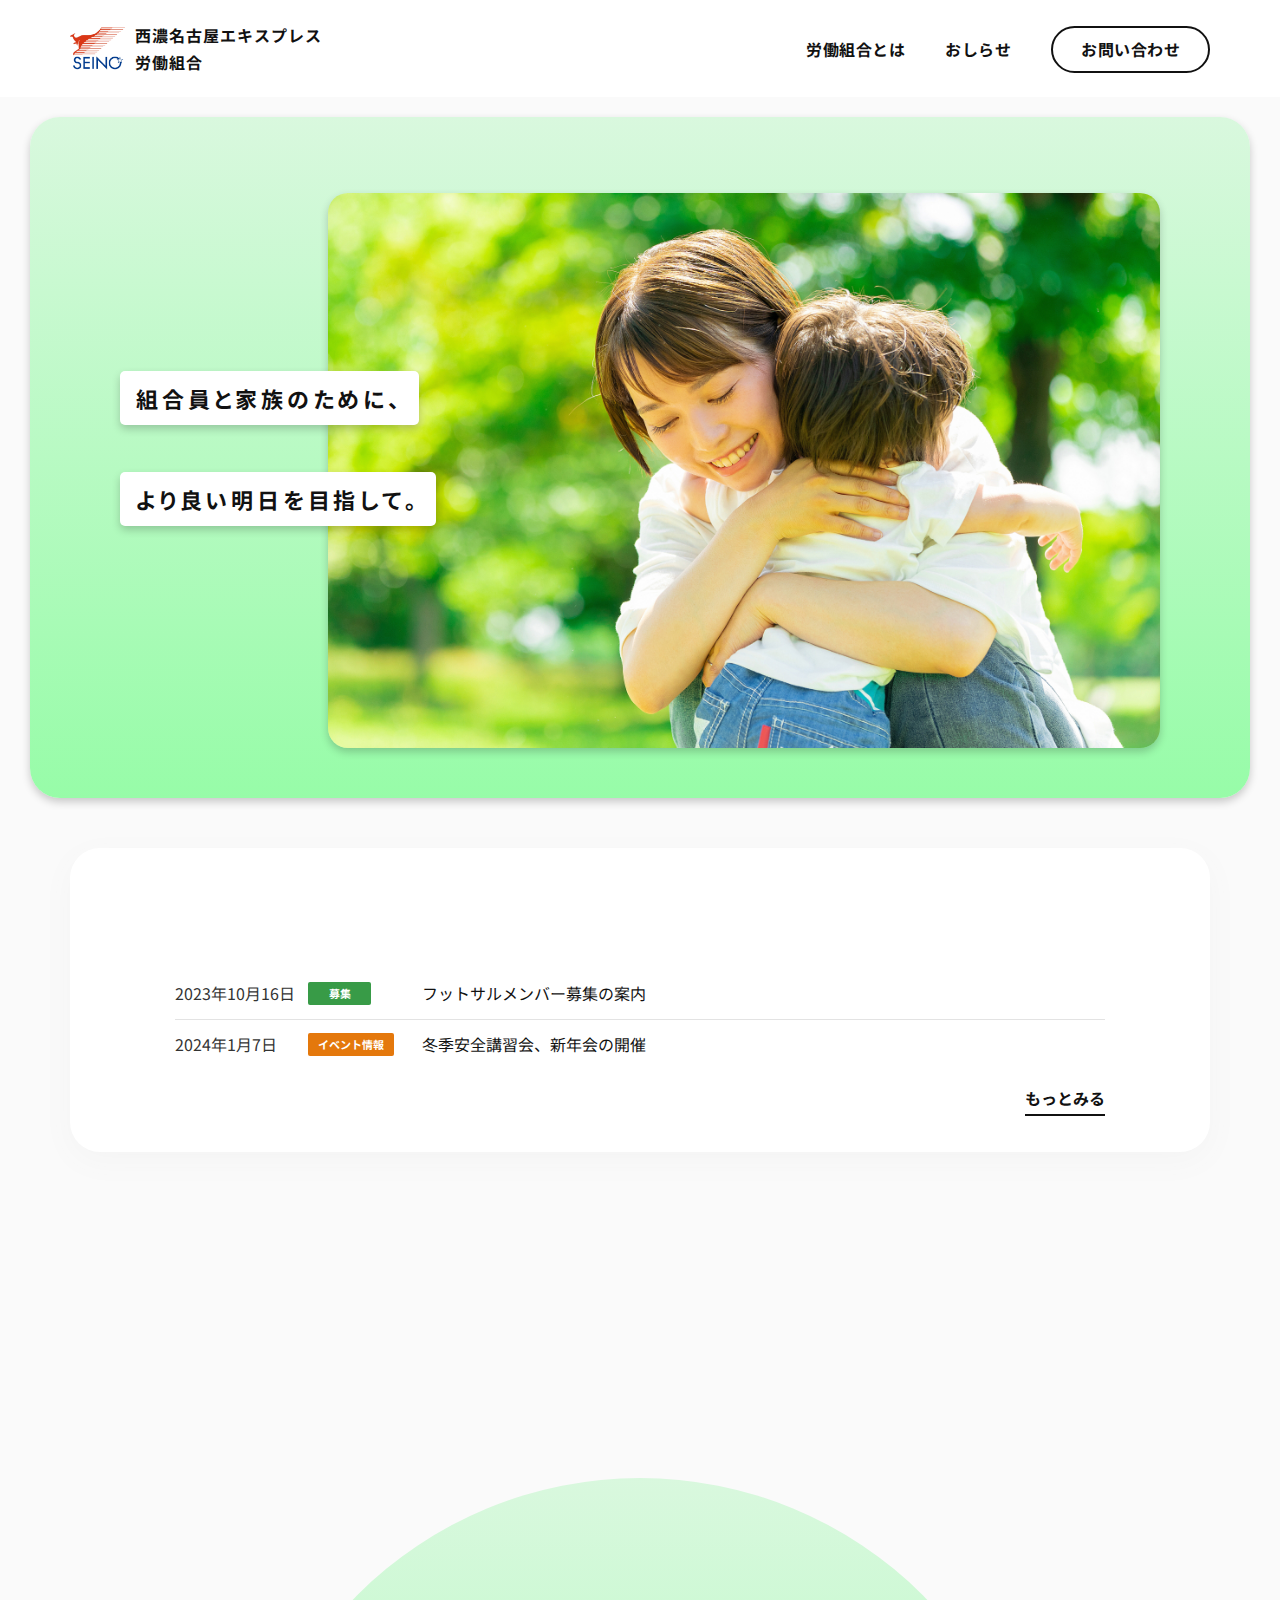
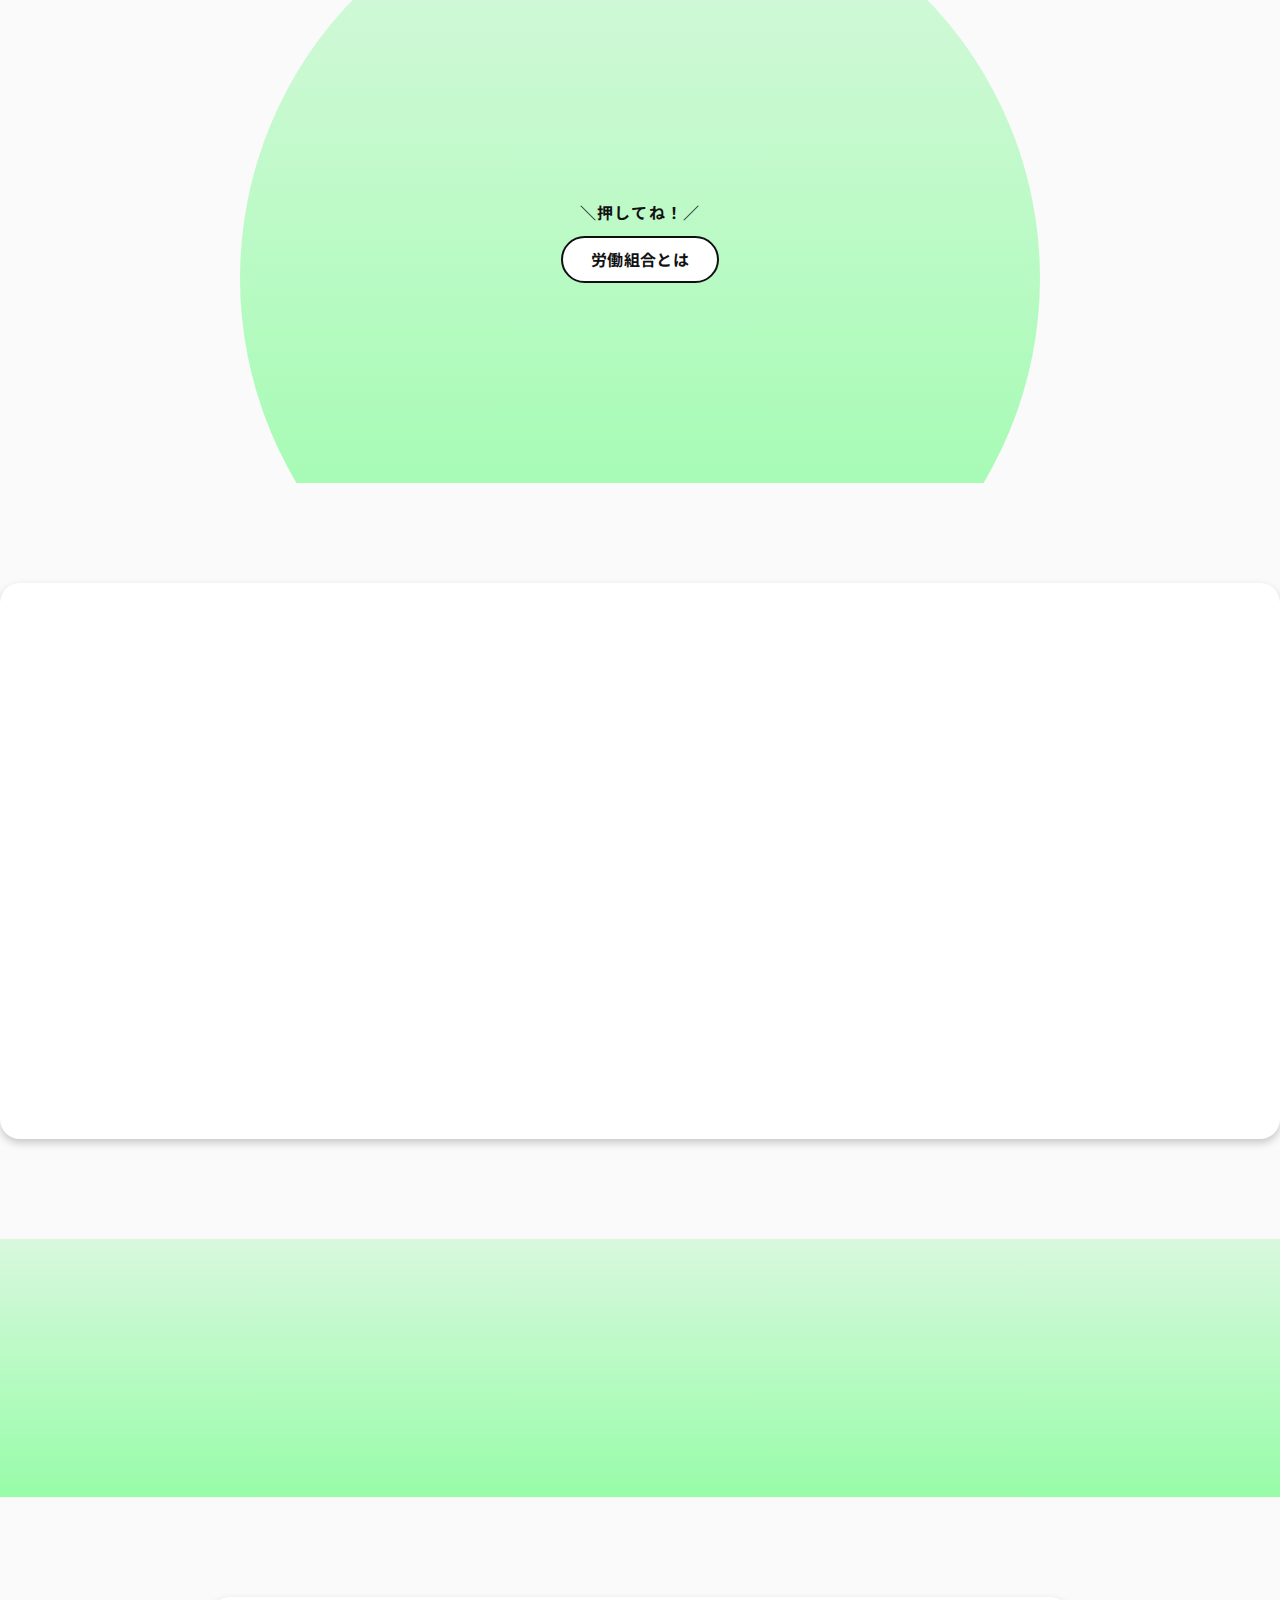
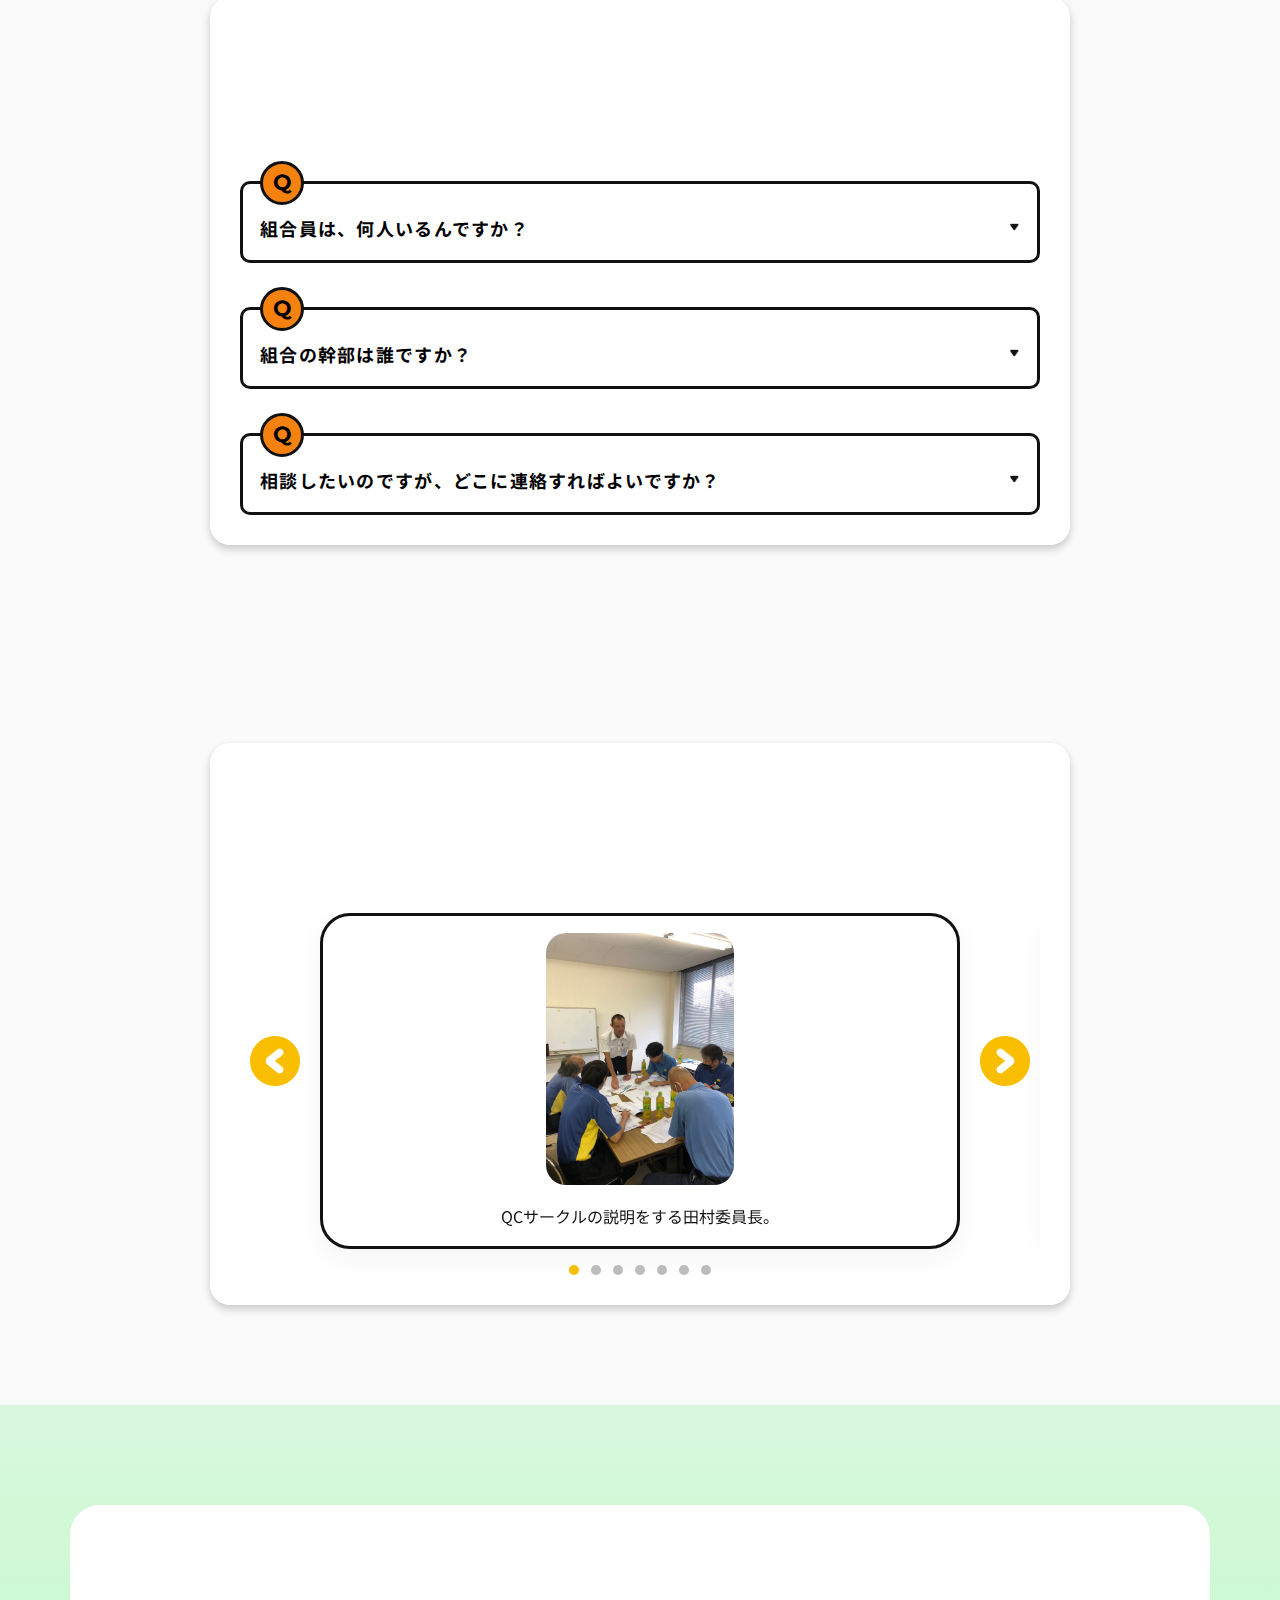
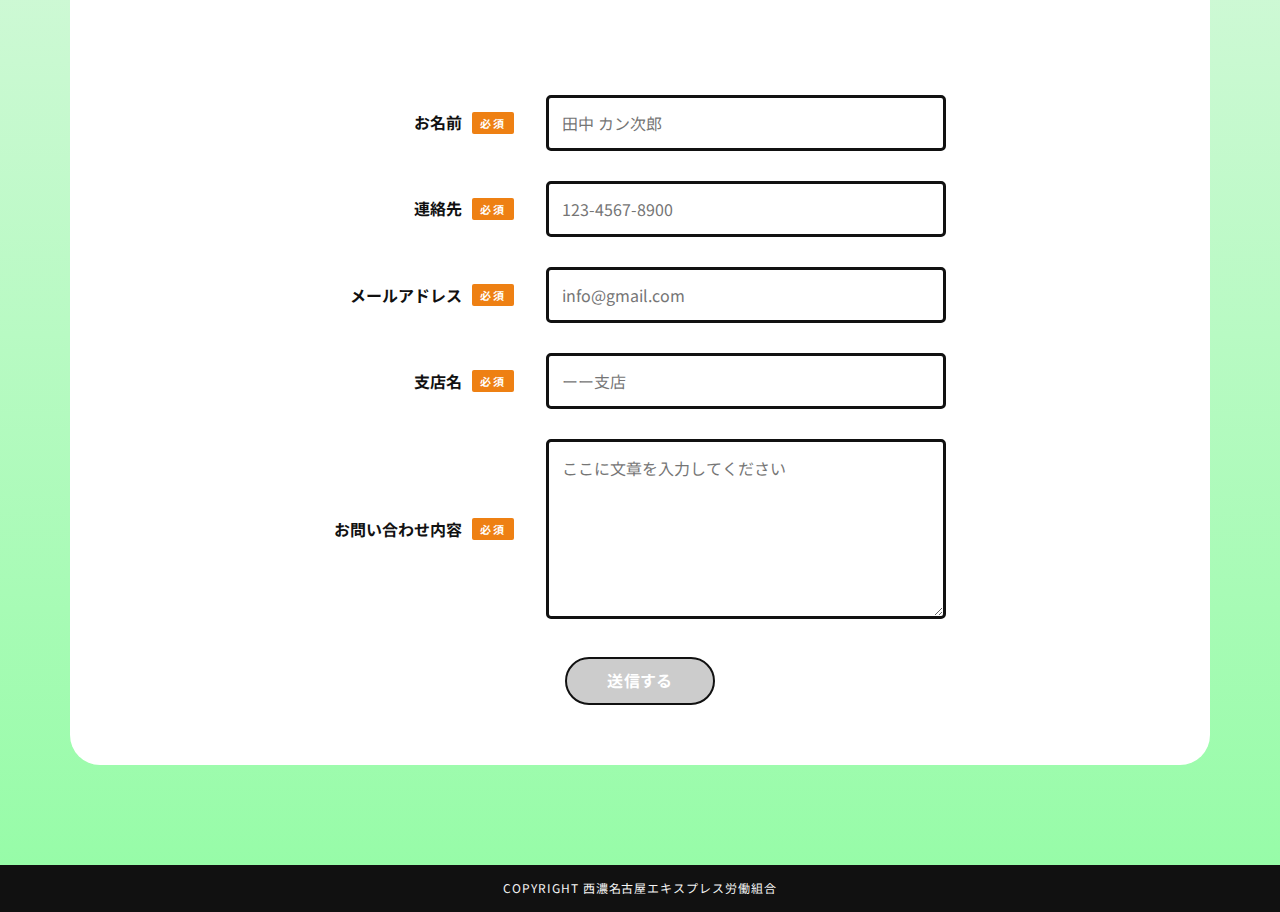
<file: index.html>
<!DOCTYPE html>
<html lang="ja">
<head>
    <meta charset="UTF-8">
    <meta name="viewport" content="width=device-width, initial-scale=1.0">
    <meta name="robots" content="noindex" />
    <link rel="apple-touch-icon" href="./img/logo.jpg">
    <link rel="shortcut icon" href="./img/logo.jpg" type="image/x-icon">
    <title>西濃名古屋エキスプレス労働組合</title>
    <link rel="preconnect" href="https://fonts.googleapis.com">
    <link rel="preconnect" href="https://fonts.gstatic.com" crossorigin>
    <link href="https://fonts.googleapis.com/css2?family=Noto+Sans+JP:wght@400;700&display=swap" rel="stylesheet">
    <link href="https://fonts.googleapis.com/css2?family=Montserrat:wght@400;600;700&display=swap" rel="stylesheet">
    <link rel="stylesheet" href="./css/lib/swiper-bundle.min.css">
    <link rel="stylesheet" href="./css/reset.css">
    <link rel="stylesheet" href="./css/style.css">
</head>
<body>
    <header class="header">
        <div class="header__inner">
            <h1 class="header__logo">
                <a href="#">
                    <span>西濃名古屋エキスプレス<br>労働組合</span>
                </a>
            </h1>

            <nav class="header__nav">
                <a href="#about" class="header__link">労働組合とは</a>
                <a href="#news" class="header__link">おしらせ</a>
                <a href="#contact" class="header__button button">お問い合わせ</a>
            </nav>
            <button id="js-drawer-icon" class="header__open drawer-icon">
                <span class="drawer-icon__bar"></span>
                <span class="drawer-icon__bar"></span>
                <span class="drawer-icon__bar"></span>
            </button>
        </div>
    </header>
    <!-- /.header -->

    <div id="js-drawer-content" class="drawer-content">
        <nav class="drawer-content__menu">
            <a href="#news" class="drawer-content__link">おしらせ</a>
            <a href="#about" class="drawer-content__link">労働組合とは</a>
            <a href="#movie" class="drawer-content__link">MOVIE</a>
            <a href="#qa" class="drawer-content__link">Q&A</a>
            <a href="#gallery" class="drawer-content__link">GALLERY
            </a>
            <div class="drawer-content__button">
                <a href="#contact" class="button">お問い合わせ</a>
            </div>
        </nav>
    </div>
    <!-- /.drawer-content -->

    <div class="mv">
        <div class="mv__inner">
            <div class="mv__content">
                <div class="mv__content-img js-in-view fade-in">
                    <img  src="./img/mv-img.jpg" alt="">
                </div>
                <div class="mv__contant-text">
                    <p class="mv__lead">
                        <span class="mv__lead1 js-in-view fade-in">組合員と家族のために、</span>
                        <span class="mv__lead2 js-in-view fade-in">より良い明日を目指して。</span>
                    </p>
                </div>
            </div>
        </div>
    </div>
    <!-- /.mv -->
     <section id="news" class="news">
        <div class="news__inner inner">
            <div class="news__card">
                <h2 class="news__title js-in-view fade-in-up">お知らせ</h2>
                <div class="news__lists">
                    <a href="./sprot.html" class="news__list news-link">
                        <div class="news__link__meta">
                            <time class="news__link__data" datetime="2023-10-16">2023年10月16日</time>
                            <div class="news__link__label is-event">募集</div>
                        </div>
                        <h3 class="news__link__title">フットサルメンバー募集の案内</h3>
                    </a>
                    <a href="" class="news__list news-link">
                        <div class="news__link__meta">
                            <time class="news__link__data" datetime="2023-1-7">2024年1月7日</time>
                            <div class="news__link__label is-news">イベント情報</div>
                        </div>
                        <h3 class="news__link__title">冬季安全講習会、新年会の開催</h3>
                    </a>
                </div>
                <div class="news__link"><a href="./news.html">もっとみる</a></div>
            </div>
        </div>
     </section>
     <!-- /.news -->
     <div id="about" class="about">
        <div class="about__inner">
            <div class="about__title js-in-view fade-in-up">
                <div class="heading">
                    <h2 class="heading--en">労働組合とは</h2>
                </div>
            </div>
            <div class="about__content">
                <div class="about__image  js-in-view fade-in-left"><img src="./img/logo.jpg" alt=""></div>
                <p class="about__text"></p>
                <div class="about__pop">＼押してね！／</div>
                <div class="about__button"><button class="button js-modal-open">労働組合とは</button></div>
            </div>
        </div>
     </div>

     <dialog id="js-about-modal" class="about-modal">
        <div class="about-modal__head">
            <button class="about-modal__close-icon js-modal-close">
                <img src="./img/close-icon.png" alt="モーダルを閉じる">
            </button>
        </div>
        <div class="about-modal__body">
            <div class="modal__title">西濃名古屋エキスプレス<br>労働組合とは</div>
            <p class="modal__text">「会社の労働組合って結局、何をしているの？」と思うことはありませんか？ 労働組合は、実は私たちの職場生活に深く関わっています。では、具体的に何をしているのでしょうか。</p>
            <p class="modal__text">労働組合の主な役割は、働く人々の権利と福祉を守ることです。これには、適切な給与、安全な労働環境、公正な労働条件の確保が含まれます。労働組合は、従業員と雇用主の間の橋渡し役として機能し、より良い労働環境を築く事を目指しています。</p>
            <p>では、実際にはどのような活動をしているのでしょうか？</p>
            <p><span>1.労使懇談会</span>年に4回開催し、会社の経営陣と直接対話します。この懇談会では、給与や労働条件の交渉、各支店が直面する問題や改善策の議論を行い、会社の方針と労働環境の向上を目指します。これは、社内で最も重要な会議の一つです。</p>
            <p><span>2.定期大会、年次大会</span>年に一度開催され、組合の成果を振り返り、今後の目標を設定する場です。ここでは、分会員が一堂に会し、組合の方針や活動計画について議論します。また、組合運営の透明性を確保するために、財務報告や運営報告も行われます。組合員の意見や提案が直接反映されるため、組合の方針決定における民主的なプロセスが実現されます。</p>
            <p><span>3.夏季、冬季安全講習会</span>夏と冬に、労使共催の安全教育プログラムを開催しています。夏季には、特に事故を起こした従業員と新入社員を対象に、安全教育を実施しています。<br>一方、冬季には、外部の専門講師を招き、全社員を対象に安全意識の向上を図っています。</p>
            <p>他にも、各支店の問題点や現状を把握するために、定期的に支店訪問を行っています。さらに、社内フットサルチームを結成し、年に1回開催される西濃運輸労働組合主催の大会にも積極的に参加しています。</p>
        </div>
        <div class="about-modal__close-button">
            <button class="button js-modal-close">閉じる</button>
        </div>
     </dialog>

     <!-- /.about -->
     <section id="movie" class="movie">
        <div class="movie__inner">
            <div class="heading js-in-view fade-in-up">
                <h2 class="heading--en">MOVIE</h2>
                <div class="heading--ja">動画でわかる労働組合！</div>
            </div>
            <div class="movie__iframe">
                <iframe width="560" height="315" src="https://www.youtube.com/embed/pipGyPknvOw?si=LO0DWLx9_Tufp3Z-" title="YouTube video player" frameborder="0" allow="accelerometer; autoplay; clipboard-write; encrypted-media; gyroscope; picture-in-picture; web-share" allowfullscreen></iframe>
            </div>
        </div>
     </section>
     <!-- /.movie -->
     
     <div class="cta">
        <div class="cta__inner inner">
            <div class="cta__img js-in-view fade-in">
                <img src="./img/logo.jpg" alt="">
            </div>
        </div>
     </div>
     <!-- /.cta -->

     <section id="qa" class="qa">
        <div class="qa__inner inner">
            <div class="qa__title js-in-view fade-in-up">
                <div class="heading">
                    <div class="heading--en">Q&A</div>
                    <div class="heading--ja">よくあるご質問</div>
                </div>
            </div>
            <div class="qa__boxes">
                <div class="qa__box qa-box js-accordion">
                    <button type="button" class="qa-box__head">
                        <span class="qa-box__head-icon">Q</span>
                        <span class="qa-box__head-text">組合員は、何人いるんですか？</span>
                    </button>
                    <div class="qa-box__body">
                        <div class="qa-box__a">
                            <span class="qa-box__a-icon">A</span>
                            <span class="qa-box__a-text">８９人です。<br>管理職、パート、工務を除いた全社員が組合員です。</span>
                        </div>
                    </div>
                </div>
                <div class="qa__box qa-box js-accordion">
                    <button type="button" class="qa-box__head">
                        <span class="qa-box__head-icon">Q</span>
                        <span class="qa-box__head-text">組合の幹部は誰ですか？</span>
                    </button>
                    <div class="qa-box__body">
                        <div class="qa-box__a">
                            <span class="qa-box__a-icon">A</span>
                            <span class="qa-box__a-text">組合幹部は以下の4名で構成されております。<br><br>委員長：豊橋支店所属<br>田村　巌<br><br>書記長：知多支店所属<br>冨田　和雅<br><br>会計：一宮支店所属<br>西脇　徹<br><br>執行委員：大曽根支店所属<br>河合　浩司<br><br>この４名は各支店のリーダーであり通常はみなさんと同じ集配業務を行っています。</span>
                        </div>
                    </div>
                </div>
                <div class="qa__box qa-box js-accordion">
                    <button type="button" class="qa-box__head">
                        <span class="qa-box__head-icon">Q</span>
                        <span class="qa-box__head-text">相談したいのですが、どこに連絡すればよいですか？</span>
                    </button>
                    <div class="qa-box__body">
                        <div class="qa-box__a">
                            <span class="qa-box__a-icon">A </span>
                            <span class="qa-box__a-text">相談はお問い合わせフォームをご利用ください。<br>必要事項を記入し、相談内容を詳細にご記入の上、送信してください。送信いただいた内容は執行委員が確認し、後日ご連絡させていただきます。詳しい情報をお待ちしております。</span>
                        </div>
                    </div>
                </div>
            </div>
        </div>
     </section>
     <!-- /.qa -->

     <section id="gallery" class="gallery">
        <div class="gallery__inner inner">
            <div class="gallery__title js-in-view fade-in-up">
                <div class="heading">
                    <div class="heading--en">GALLERY</div>
                    <div class="heading--ja">ギャラリー</div>
                </div>
            </div>
            <div class="gallery__slider">
                <!-- Slider main container -->
                <div id="js-gallery-swiper" class="swiper gallery__swiper">
                    <!-- Additional required wrapper -->
                    <div class="swiper-wrapper">
                    <!-- Slides -->
                    <div class="swiper-slide gallery__slide">
                        <div class="gallery-card">
                            <div class="gallery-card__image"><img src="./img/令和5年夏季安全講習会-1.jpg" alt=""></div>
                            <p class="gallery-card__text">QCサークルの説明をする田村委員長。</p>
                        </div>
                    </div>
                    <div class="swiper-slide gallery__slide">
                        <div class="gallery-card">
                            <div class="gallery-card__image"><img src="./img/令和5年夏季安全講習会-2.jpg" alt=""></div>
                            <p class="gallery-card__text">真剣に取り組む様子。</p>
                        </div>
                    </div>
                    <div class="swiper-slide gallery__slide">
                        <div class="gallery-card">
                            <div class="gallery-card__image"><img src="./img/令和5年夏季安全講習会-3.jpg" alt=""></div>
                            <p class="gallery-card__text">カメラ目線の近藤君。</p>
                        </div>
                    </div>
                    <div class="swiper-slide gallery__slide">
                        <div class="gallery-card">
                            <div class="gallery-card__image"><img src="./img/令和5年夏季安全講習会-4.jpg" alt=""></div>
                            <p class="gallery-card__text">QCサークル発表。</p>
                        </div>
                    </div>
                    <div class="swiper-slide gallery__slide">
                        <div class="gallery-card">
                            <div class="gallery-card__image"><img src="./img/令和5年夏季安全講習会-5.jpg" alt=""></div>
                            <p class="gallery-card__text">QCサークル発表。</p>
                        </div>
                    </div>
                    <div class="swiper-slide gallery__slide">
                        <div class="gallery-card">
                            <div class="gallery-card__image"><img src="./img/令和5年夏季安全講習会-6.jpg" alt=""></div>
                            <p class="gallery-card__text">QCサークル発表。</p>
                        </div>
                    </div>
                    <div class="swiper-slide gallery__slide">
                        <div class="gallery-card">
                            <div class="gallery-card__image"><img src="./img/令和5年夏季安全講習会-7.jpg" alt=""></div>
                            <p class="gallery-card__text">QCサークル。</p>
                        </div>
                    </div>
                    </div>
                    <!-- If we need pagination -->
                    <div id="js-gallery-pagination" class="swiper-pagination gallery__pagination"></div>
                
                    <!-- If we need navigation buttons -->
                    <div id="js-gallery-prev" class="swiper-button-prev gallery__prev"></div>
                    <div id="js-gallery-next" class="swiper-button-next gallery__next"></div>
                </div>
            </div>
        </div>
     </section>
     <!-- /.gallery -->
     <section id="contact" class="contact">
        <div class="contact__inner inner">
            <div class="contact__box">
                <div class="contact__title js-in-view fade-in-up">
                    <div class="heading">
                        <div class="heading--en">CONTACT</div>
                        <div class="heading--ja">お問い合わせ</div>
                    </div>
                </div>
                <form id="form" class="contact__form" action="https://docs.google.com/forms/u/0/d/e/1FAIpQLSe0JDiViCo7_S9TiXICLsE4A8a7GLdxuB-Glr1PqiYqoABNUA/formResponse" method="post">
                    <div class="contact__fields">
                        <div class="contact__field">
                            <div class="form-field">
                                <div class="form-field__head">
                                    <label for="your-name" class="form-field__label">お名前</label>
                                    <span class="form-field__tag">必須</span>
                                </div>
                                <div class="form-field__item">
                                    <input class="form-text" type="text" name="entry.173694279" id="your-name" placeholder="田中 カン次郎">
                                </div>
                            </div>
                        </div>
                        <div class="contact__field">
                            <div class="form-field">
                                <div class="form-field__head">
                                    <label for="your-name" class="form-field__label">連絡先</label>
                                    <span class="form-field__tag">必須</span>
                                </div>
                                <div class="form-field__item">
                                    <input type="tel" id="phone" class="form-text" name="entry.226350395" placeholder="123-4567-8900">
                                </div>
                            </div>
                        </div>
                        <div class="contact__field">
                            <div class="form-field">
                                <div class="form-field__head">
                                    <label for="your-email" class="form-field__label">メールアドレス</label>
                                    <span class="form-field__tag">必須</span>
                                </div>
                                <div class="form-field__item">
                                    <input class="form-text" type="email" name="entry.354741850" id="your-email" placeholder="info@gmail.com">
                                </div>
                            </div>
                        </div>
                        <div class="contact__field">
                            <div class="form-field">
                                <div class="form-field__head">
                                    <label for="your-age" class="form-field__label">支店名</label>
                                    <span class="form-field__tag ">必須</span>
                                </div>
                                <div class="form-field__item">
                                    <input class="form-text" type="text" name="entry.944887664" id="age" placeholder="ーー支店">
                                </div>
                            </div>
                        </div>
                        <div class="contact__field">
                            <div class="form-field">
                                <div class="form-field__head">
                                    <label for="your-message" class="form-field__label">お問い合わせ内容</label>
                                    <span class="form-field__tag">必須</span>
                                </div>
                                <div class="form-field__item">
                                    <textarea name="entry.1782389250" id="your-message" class="form-textarea" placeholder="ここに文章を入力してください" cols="30" rows="10"></textarea>
                                </div>
                            </div>
                        </div>
                    </div>
                    <div class="contact__button">
                        <button id="submit-button" type="submit" class="button" disabled>送信する</button>
                    </div>
                </form>
                <div class="end-message">
                    <p>お問い合わせありがとうございました。</p>
                </div>
            </div>
        </div>
     </section>
     <!-- /.contact -->
     <footer class="footer">
        <div class="footer__inner inner">
            <small class="footer__copyright">
                COPYRIGHT 西濃名古屋エキスプレス労働組合
            </small>
        </div>
     </footer>
     <!-- /.footer -->

     <a href="#" class="pagetop" id="js-page-top">TOPへ<img src="./img/logo.jpg" alt=""></a>

    <script src="./js/lib/swiper-bundle.js"></script>
    <script src="https://ajax.googleapis.com/ajax/libs/jquery/3.7.1/jquery.min.js"></script>
    <script src="./js/script.js"></script>
</body>
</html>
</file>
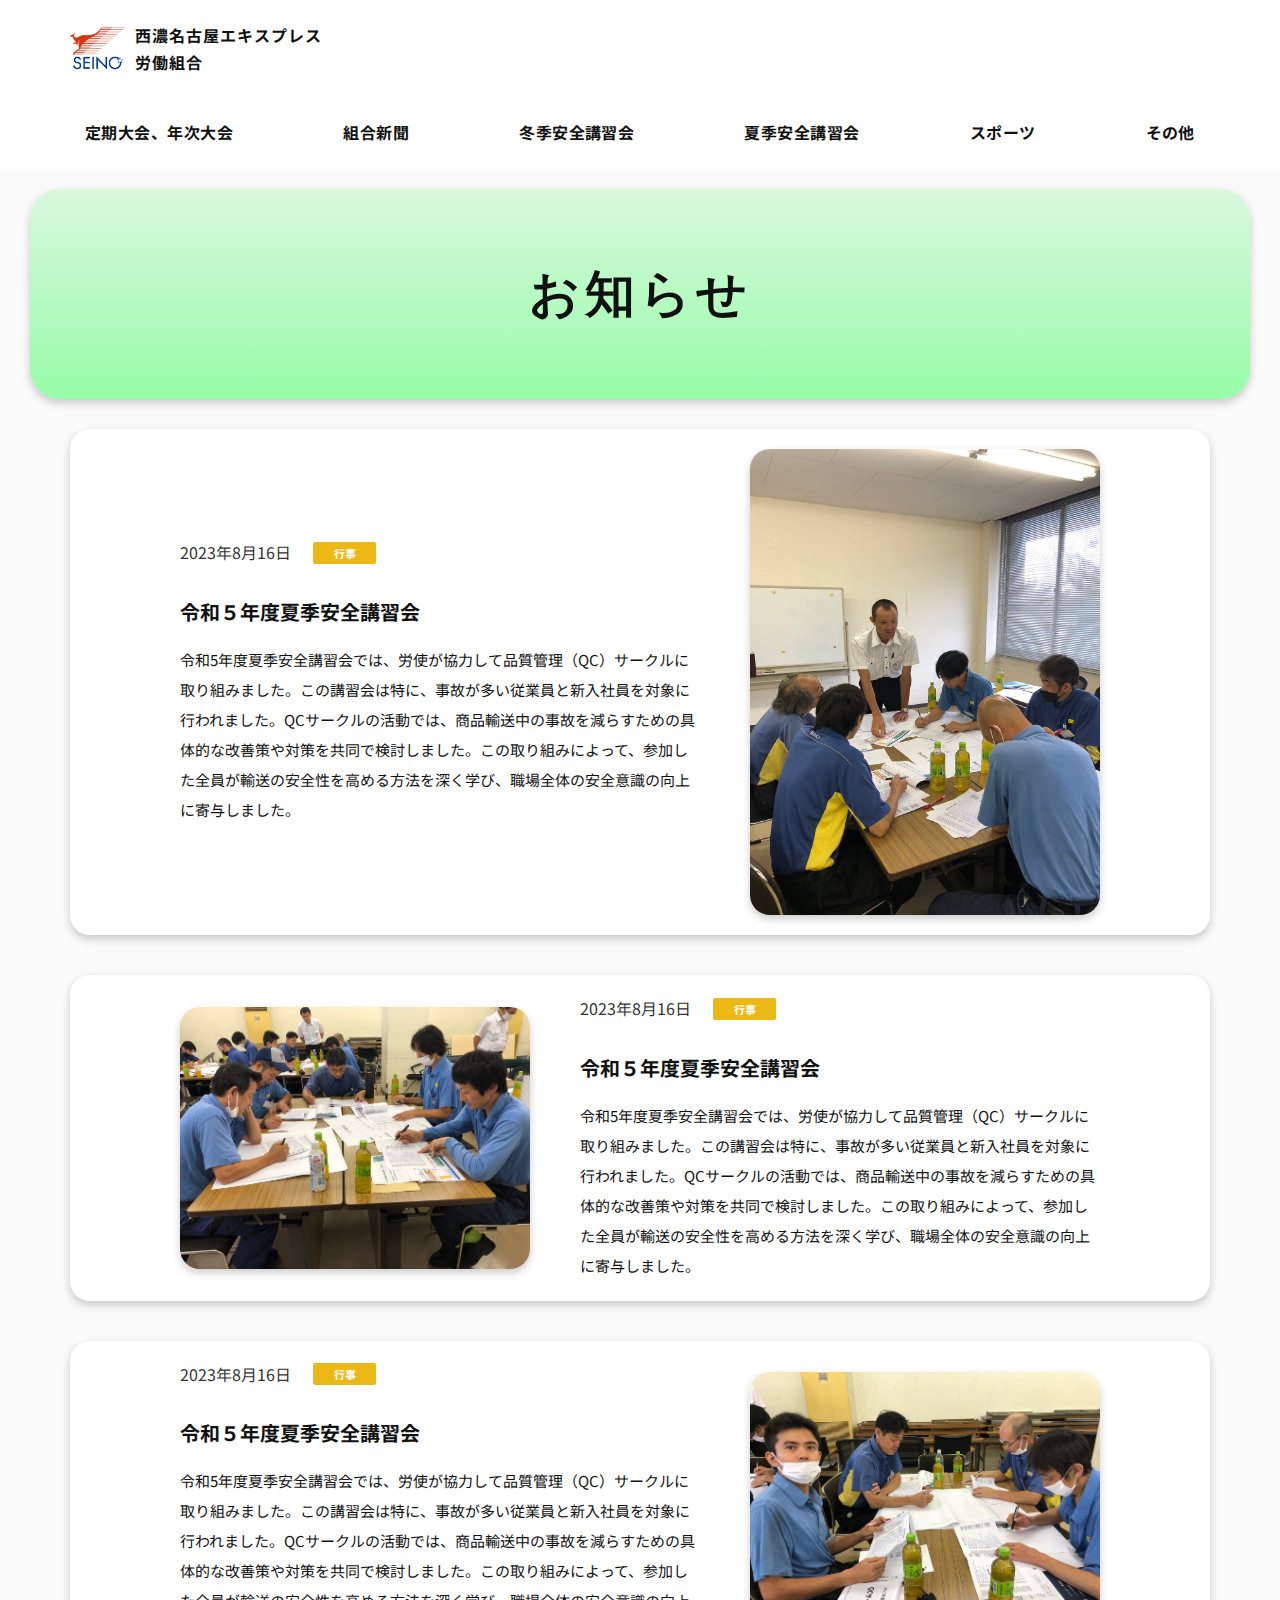
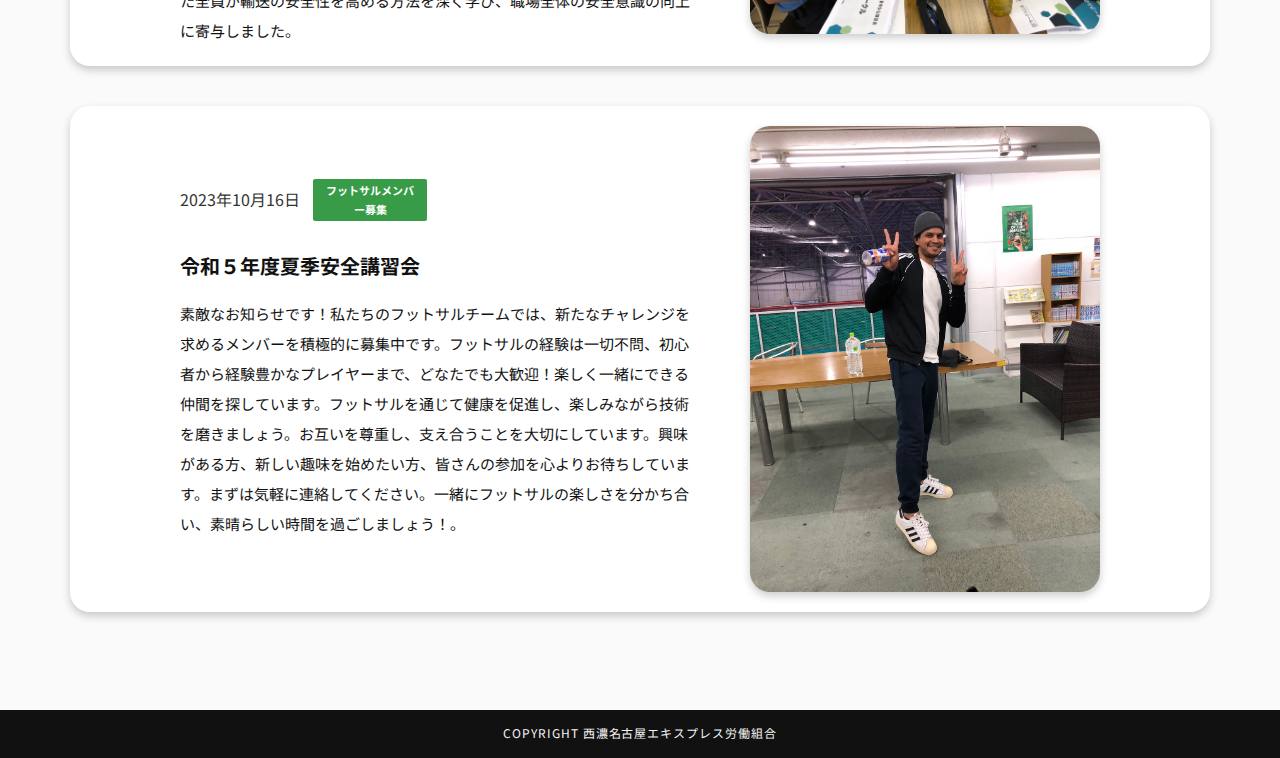
<file: news.html>
<!DOCTYPE html>
<html lang="ja">
    <head>
        <meta charset="UTF-8">
        <meta name="viewport" content="width=device-width, initial-scale=1.0">
        <meta name="robots" content="noindex" />
        <link rel="apple-touch-icon" href="./img/logo.jpg">
        <link rel="shortcut icon" href="./img/logo.jpg" type="image/x-icon">
        <title>西濃名古屋エキスプレス労働組合</title>
        <link rel="preconnect" href="https://fonts.googleapis.com">
        <link rel="preconnect" href="https://fonts.gstatic.com" crossorigin>
        <link href="https://fonts.googleapis.com/css2?family=Noto+Sans+JP:wght@400;700&display=swap" rel="stylesheet">
        <link href="https://fonts.googleapis.com/css2?family=Montserrat:wght@400;600;700&display=swap" rel="stylesheet">
        <link rel="stylesheet" href="./css/lib/swiper-bundle.min.css">
        <link rel="stylesheet" href="./css/reset.css">
        <link rel="stylesheet" href="./css/style.css">
    </head>
<body>
    <header class="header">
        <div class="header__inner">
            <h1 class="header__logo">
                <a href="./index.html">
                    <span>西濃名古屋エキスプレス<br>労働組合</span>
                </a>
            </h1>
            <button id="js-drawer-icon" class="header__open drawer-icon">
                <span class="drawer-icon__bar"></span>
                <span class="drawer-icon__bar"></span>
                <span class="drawer-icon__bar"></span>
            </button>
        </div>
        <div class="inner">
            <nav class="header__nav2">
                <a href="" class="header__link">定期大会、年次大会</a>
                <a href="" class="header__link">組合新聞</a>
                <a href="" class="header__link">冬季安全講習会</a>
                <a href="" class="header__link">夏季安全講習会</a>
                <a href="./sprot.html" class="header__link">スポーツ</a>
                <a href="" class="header__link">その他</a>
            </nav>
        </div>
    </header>
    <!-- /.header -->
    <div id="js-drawer-content" class="drawer-content">
        <nav class="drawer-content__menu">
            <a href="" class="drawer-content__link">定期大会、年次大会</a>
            <a href="" class="drawer-content__link">組合新聞</a>
            <a href="" class="drawer-content__link">冬季安全講習会</a>
            <a href="" class="drawer-content__link">夏季安全講習会</a>
            <a href="./sprot.html" class="drawer-content__link">スポーツ</a>
            <a href="" class="drawer-content__link">その他</a>
            <div class="drawer-content__button">
                <a href="./index.html" class="button">ホームへ戻る</a>
            </div>
        </nav>
    </div>
    <!-- /.drawer-content -->
    <div class="mv">
        <div class="mv__inner">
            <div class="mv__title js-in-view fade-in">
                <div class="heading">
                    <h2 class="heading--en">お知らせ</h2>
                </div>
            </div>
        </div>
    </div>
    <!-- /.mv -->
    <section id="merit" class="merit">
        <div class="merit__inner inner">
            <div class="merit__boxes">
                <div class="merit__box">
                    <a href="" class="merit-box">
                        <div class="merit-box__content">
                            <div class="merit-box__image"><img src="./img/令和5年夏季安全講習会-1.jpg" alt="">
                            </div>
                            <div class="merit-box__body">
                                <div class="merit-box__head">
                                    <div class="merit__link__meta">
                                        <time class="merit__link__data" datetime="2023-8-16">2023年8月16日</time>
                                        <div class="merit__link__label is-column">行事</div>
                                    </div>
                                    <h3 class="merit__link__title">令和５年度夏季安全講習会</h3>
                                    <!-- <div class="merit-box__title">通りすがりに猫が<br>挨拶してくれるようになる</div> -->
                                </div>
                                <p class="merit-box__text">令和5年度夏季安全講習会では、労使が協力して品質管理（QC）サークルに取り組みました。この講習会は特に、事故が多い従業員と新入社員を対象に行われました。QCサークルの活動では、商品輸送中の事故を減らすための具体的な改善策や対策を共同で検討しました。この取り組みによって、参加した全員が輸送の安全性を高める方法を深く学び、職場全体の安全意識の向上に寄与しました。</p>
                            </div>
                        </div>
                    </a>
                </div>
                <div class="merit__box">
                    <a href="" class="merit-box is-reverse">
                        <div class="merit-box__content">
                            <div class="merit-box__image"><img src="./img/令和5年夏季安全講習会-2.jpg" alt="">
                            </div>
                            <div class="merit-box__body">
                                <div class="merit-box__head">
                                    <div class="merit__link__meta">
                                        <time class="merit__link__data" datetime="2023-8-16">2023年8月16日</time>
                                        <div class="merit__link__label is-column">行事</div>
                                    </div>
                                    <h3 class="merit__link__title">令和５年度夏季安全講習会</h3>
                                    <!-- <div class="merit-box__title">通りすがりに猫が<br>挨拶してくれるようになる</div> -->
                                </div>
                                <p class="merit-box__text">令和5年度夏季安全講習会では、労使が協力して品質管理（QC）サークルに取り組みました。この講習会は特に、事故が多い従業員と新入社員を対象に行われました。QCサークルの活動では、商品輸送中の事故を減らすための具体的な改善策や対策を共同で検討しました。この取り組みによって、参加した全員が輸送の安全性を高める方法を深く学び、職場全体の安全意識の向上に寄与しました。</p>
                            </div>
                        </div>
                    </a>
                </div>
                <div class="merit__box">
                    <a href="" class="merit-box">
                        <div class="merit-box__content">
                            <div class="merit-box__image"><img src="./img/令和5年夏季安全講習会-3.jpg" alt="">
                            </div>
                            <div class="merit-box__body">
                                <div class="merit-box__head">
                                    <div class="merit__link__meta">
                                        <time class="merit__link__data" datetime="2023-8-16">2023年8月16日</time>
                                        <div class="merit__link__label is-column">行事</div>
                                    </div>
                                    <h3 class="merit__link__title">令和５年度夏季安全講習会</h3>
                                    <!-- <div class="merit-box__title">通りすがりに猫が<br>挨拶してくれるようになる</div> -->
                                </div>
                                <p class="merit-box__text">令和5年度夏季安全講習会では、労使が協力して品質管理（QC）サークルに取り組みました。この講習会は特に、事故が多い従業員と新入社員を対象に行われました。QCサークルの活動では、商品輸送中の事故を減らすための具体的な改善策や対策を共同で検討しました。この取り組みによって、参加した全員が輸送の安全性を高める方法を深く学び、職場全体の安全意識の向上に寄与しました。</p>
                            </div>
                        </div>
                    </a>
                </div>
                <div class="merit__box">
                    <a href="./sprot.html" class="merit-box">
                        <div class="merit-box__content">
                            <div class="merit-box__image"><img src="./img/sport-badori.jpg" alt="">
                            </div>
                            <div class="merit-box__body">
                                <div class="merit-box__head">
                                    <div class="merit__link__meta">
                                        <time class="merit__link__data" datetime="2023-10-16">2023年10月16日</time>
                                        <div class="merit__link__label is-event">フットサルメンバー募集</div>
                                    </div>
                                    <h3 class="merit__link__title">令和５年度夏季安全講習会</h3>
                                    <!-- <div class="merit-box__title">通りすがりに猫が<br>挨拶してくれるようになる</div> -->
                                </div>
                                <p class="merit-box__text">素敵なお知らせです！私たちのフットサルチームでは、新たなチャレンジを求めるメンバーを積極的に募集中です。フットサルの経験は一切不問、初心者から経験豊かなプレイヤーまで、どなたでも大歓迎！楽しく一緒にできる仲間を探しています。フットサルを通じて健康を促進し、楽しみながら技術を磨きましょう。お互いを尊重し、支え合うことを大切にしています。興味がある方、新しい趣味を始めたい方、皆さんの参加を心よりお待ちしています。まずは気軽に連絡してください。一緒にフットサルの楽しさを分かち合い、素晴らしい時間を過ごしましょう！。</p>
                            </div>
                        </div>
                    </a>
                </div>
            </div>
        </div>
     </section>
     <!-- /.merit -->
     <footer class="footer">
        <div class="footer__inner inner">
            <small class="footer__copyright">
                COPYRIGHT 西濃名古屋エキスプレス労働組合
            </small>
        </div>
     </footer>
     <!-- /.footer -->

     <a href="#" class="pagetop" id="js-page-top">TOPへ<img src="./img/logo.jpg" alt=""></a>

    <script src="./js/lib/swiper-bundle.js"></script>
    <script src="https://ajax.googleapis.com/ajax/libs/jquery/3.7.1/jquery.min.js"></script>
    <script src="./js/script.js"></script>
</body>
</html>
</file>
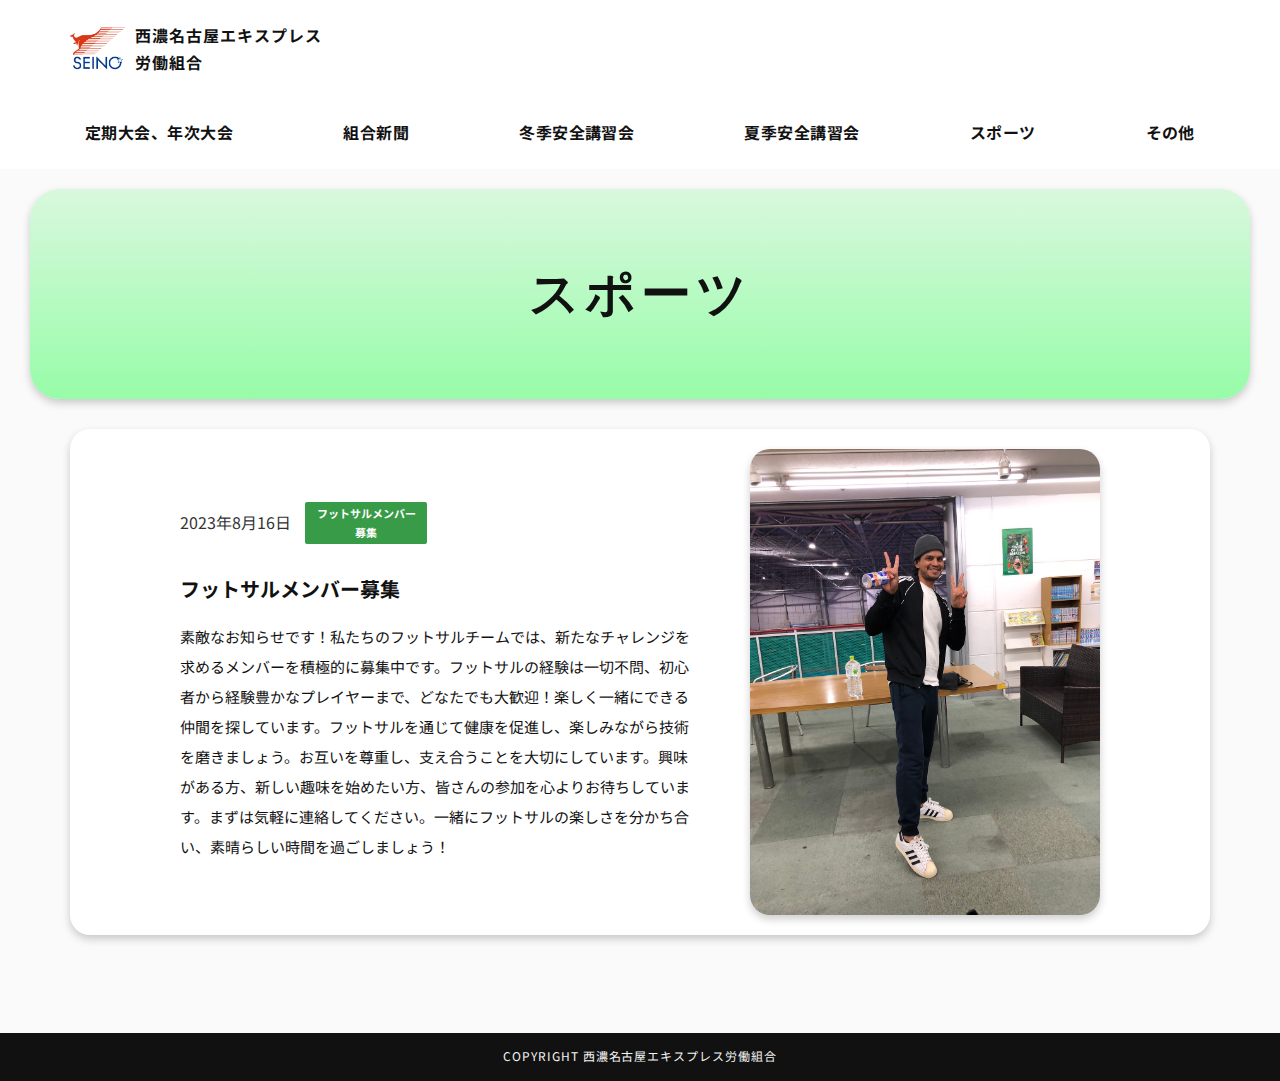
<file: sprot.html>
<!DOCTYPE html>
<html lang="ja">
    <head>
        <meta charset="UTF-8">
        <meta name="viewport" content="width=device-width, initial-scale=1.0">
        <meta name="robots" content="noindex" />
        <link rel="apple-touch-icon" href="./img/logo.jpg">
        <link rel="shortcut icon" href="./img/logo.jpg" type="image/x-icon">
        <title>西濃名古屋エキスプレス労働組合</title>
        <link rel="preconnect" href="https://fonts.googleapis.com">
        <link rel="preconnect" href="https://fonts.gstatic.com" crossorigin>
        <link href="https://fonts.googleapis.com/css2?family=Noto+Sans+JP:wght@400;700&display=swap" rel="stylesheet">
        <link href="https://fonts.googleapis.com/css2?family=Montserrat:wght@400;600;700&display=swap" rel="stylesheet">
        <link rel="stylesheet" href="./css/lib/swiper-bundle.min.css">
        <link rel="stylesheet" href="./css/reset.css">
        <link rel="stylesheet" href="./css/style.css">
    </head>
<body>
    <header class="header">
        <div class="header__inner">
            <h1 class="header__logo">
                <a href="./index.html">
                    <span>西濃名古屋エキスプレス<br>労働組合</span>
                </a>
            </h1>
            <button id="js-drawer-icon" class="header__open drawer-icon">
                <span class="drawer-icon__bar"></span>
                <span class="drawer-icon__bar"></span>
                <span class="drawer-icon__bar"></span>
            </button>
        </div>
        <div class="inner">
            <nav class="header__nav2">
                <a href="" class="header__link">定期大会、年次大会</a>
                <a href="" class="header__link">組合新聞</a>
                <a href="" class="header__link">冬季安全講習会</a>
                <a href="" class="header__link">夏季安全講習会</a>
                <a href="" class="header__link">スポーツ</a>
                <a href="" class="header__link">その他</a>
            </nav>
        </div>
    </header>
    <!-- /.header -->
    <div id="js-drawer-content" class="drawer-content">
        <nav class="drawer-content__menu">
            <a href="" class="drawer-content__link">定期大会、年次大会</a>
            <a href="" class="drawer-content__link">組合新聞</a>
            <a href="" class="drawer-content__link">冬季安全講習会</a>
            <a href="" class="drawer-content__link">夏季安全講習会</a>
            <a href="" class="drawer-content__link">スポーツ</a>
            <a href="" class="drawer-content__link">その他</a>
            <div class="drawer-content__button">
                <a href="./news.html" class="button">お知らせ</a>
            </div>
            <div class="drawer-content__button">
                <a href="./index.html" class="button">ホームへ戻る</a>
            </div>
        </nav>
    </div>
    <!-- /.drawer-content -->
    <div class="mv">
        <div class="mv__inner">
            <div class="mv__title js-in-view fade-in">
                <div class="heading">
                    <h2 class="heading--en">スポーツ</h2>
                </div>
            </div>
        </div>
    </div>
    <!-- /.mv -->
    <section id="merit" class="merit">
        <div class="merit__inner inner">
            <div class="merit__boxes">
                <div class="merit__box">
                    <a href="" class="merit-box">
                        <div class="merit-box__content">
                            <div class="merit-box__image"><img src="./img/sport-badori.jpg" alt="">
                            </div>
                            <div class="merit-box__body">
                                <div class="merit-box__head">
                                    <div class="merit__link__meta">
                                        <time class="merit__link__data" datetime="2023-8-16">2023年8月16日</time>
                                        <div class="merit__link__label is-event">フットサルメンバー募集</div>
                                    </div>
                                    <h3 class="merit__link__title">フットサルメンバー募集</h3>
                                    <!-- <div class="merit-box__title">通りすがりに猫が<br>挨拶してくれるようになる</div> -->
                                </div>
                                <p class="merit-box__text">素敵なお知らせです！私たちのフットサルチームでは、新たなチャレンジを求めるメンバーを積極的に募集中です。フットサルの経験は一切不問、初心者から経験豊かなプレイヤーまで、どなたでも大歓迎！楽しく一緒にできる仲間を探しています。フットサルを通じて健康を促進し、楽しみながら技術を磨きましょう。お互いを尊重し、支え合うことを大切にしています。興味がある方、新しい趣味を始めたい方、皆さんの参加を心よりお待ちしています。まずは気軽に連絡してください。一緒にフットサルの楽しさを分かち合い、素晴らしい時間を過ごしましょう！</p>
                            </div>
                        </div>
                    </a>
                </div>
            </div>
        </div>
     </section>
     <!-- /.merit -->
     <footer class="footer">
        <div class="footer__inner inner">
            <small class="footer__copyright">
                COPYRIGHT 西濃名古屋エキスプレス労働組合
            </small>
        </div>
     </footer>
     <!-- /.footer -->

     <a href="#" class="pagetop" id="js-page-top">TOPへ<img src="./img/logo.jpg" alt=""></a>

    <script src="./js/lib/swiper-bundle.js"></script>
    <script src="https://ajax.googleapis.com/ajax/libs/jquery/3.7.1/jquery.min.js"></script>
    <script src="./js/script.js"></script>
</body>
</html>
</file>
<file: css/style.css>
@charset "UTF-8";
body {
  font-size: 16px;
  line-height: 1.7;
  color: #111;
  background: #FAFAFA;
  font-family: "Noto Sans JP", sans-serif;
}

@media screen and (min-width: 768px) {
  .hidden-pc {
    display: none;
  }
}

@media screen and (max-width: 767px) {
  .hidden-sp {
    display: none;
  }
}

.inline-block {
  font: inherit;
  display: inline-block;
}

.inner {
  padding-left: 15px;
  padding-right: 15px;
}
@media screen and (min-width: 768px) {
  .inner {
    padding-left: 30px;
    padding-right: 30px;
    max-width: 1200px;
    margin-left: auto;
    margin-right: auto;
  }
}

.heading {
  text-align: center;
  font-family: "Montserrat", sans-serif;
}

.heading--en {
  font-size: 38px;
  font-weight: 700;
  line-height: 1;
  letter-spacing: 3.8px;
}
@media screen and (min-width: 768px) {
  .heading--en {
    font-size: 50px;
    letter-spacing: 5px;
  }
}

.heading--ja {
  margin-top: 14px;
  font-size: 14px;
  line-height: 1;
  letter-spacing: 1.12px;
}
@media screen and (min-width: 768px) {
  .heading--ja {
    font-size: 16px;
    letter-spacing: 1.28px;
  }
}

.button {
  font-weight: 700;
  letter-spacing: 0.48px;
  padding: 8px 28px;
  border-radius: 60px;
  border: 2px solid currentColor;
  background: #FFF;
  font-size: 16px;
  line-height: 1.7;
  color: #111;
  text-align: center;
  display: inline-block;
  -webkit-transition: background-color 0.3s;
  transition: background-color 0.3s;
}
.button:hover {
  background-color: #aafcb8;
}
.button--type2 {
  background-color: #111;
  color: #fff;
  -webkit-transition: background-color 0.3s, color 0.3s;
  transition: background-color 0.3s, color 0.3s;
}
.button--type2:hover {
  background-color: #fff;
  color: #111;
}

.header {
  background: #FFF;
}

.header__inner {
  display: -webkit-box;
  display: -ms-flexbox;
  display: flex;
  -webkit-box-pack: center;
      -ms-flex-pack: center;
          justify-content: center;
  -webkit-box-align: center;
      -ms-flex-align: center;
          align-items: center;
  padding: 22px 15px;
  position: relative;
}
@media screen and (min-width: 768px) {
  .header__inner {
    -webkit-box-pack: justify;
        -ms-flex-pack: justify;
            justify-content: space-between;
  }
}
@media screen and (min-width: 768px) {
  .header__inner {
    padding-left: 30px;
    padding-right: 30px;
    max-width: 1200px;
    margin-left: auto;
    margin-right: auto;
    padding-bottom: 21px;
  }
}

.header__logo a span {
  display: inline-block;
  text-align: center;
  border-radius: 10px;
  font-size: 16px;
  font-weight: 700;
  letter-spacing: 1px;
  background: #fff;
}
@media screen and (min-width: 768px) {
  .header__logo a span {
    padding-left: 65px;
    text-align: left;
  }
}
.header__logo a span::before {
  position: absolute;
  content: "";
  display: -webkit-box;
  display: -ms-flexbox;
  display: flex;
  height: 55px;
  width: 55px;
  top: 50%;
  -webkit-transform: translateY(-50%);
          transform: translateY(-50%);
  left: 15px;
  background: url(../img/logo.jpg) no-repeat center center/contain;
}
@media screen and (min-width: 768px) {
  .header__logo a span::before {
    left: 30px;
  }
}

.header__nav {
  display: none;
}
@media screen and (min-width: 768px) {
  .header__nav {
    display: -webkit-box;
    display: -ms-flexbox;
    display: flex;
    -webkit-box-align: center;
        -ms-flex-align: center;
            align-items: center;
    gap: 40px;
  }
}

.header__nav2 {
  display: none;
}
@media screen and (min-width: 768px) {
  .header__nav2 {
    display: -webkit-box;
    display: -ms-flexbox;
    display: flex;
    padding: 22px 15px;
    -webkit-box-pack: justify;
        -ms-flex-pack: justify;
            justify-content: space-between;
    -webkit-box-align: center;
        -ms-flex-align: center;
            align-items: center;
  }
}

.header__link {
  font-weight: 700;
  letter-spacing: 0.48px;
  -webkit-transition: color 0.3s;
  transition: color 0.3s;
}
.header__link:hover {
  color: #76c978;
  border-bottom: 1px solid #000;
}

.header__button {
  display: block;
  font-weight: 700;
  letter-spacing: 0.48px;
  border-radius: 60px;
  border: 2px solid #111;
  background: #FFF;
  padding: 8px 28px;
  -webkit-transition: background-color 0.3s, color 0.3s;
  transition: background-color 0.3s, color 0.3s;
}
.header__button:hover {
  background-color: #aafcb8;
}

.header__open {
  margin-top: 3px;
}
@media screen and (min-width: 768px) {
  .header__open {
    display: none;
  }
}

.drawer-icon {
  width: 36px;
  height: 21px;
  position: relative;
  z-index: 51;
  right: 15px;
  position: absolute;
}
.drawer-icon.is-checked .drawer-icon__bar:nth-of-type(1) {
  -webkit-transform: rotate(390deg);
          transform: rotate(390deg);
  top: 10px;
}
.drawer-icon.is-checked .drawer-icon__bar:nth-of-type(2) {
  display: none;
}
.drawer-icon.is-checked .drawer-icon__bar:nth-of-type(3) {
  -webkit-transform: rotate(-390deg);
          transform: rotate(-390deg);
  top: 10px;
}

.drawer-icon__bar {
  position: absolute;
  left: 0;
  width: 36px;
  height: 3px;
  border-radius: 6px;
  background: #111;
  -webkit-transition: top 0.3s linear, -webkit-transform 0.3s linear;
  transition: top 0.3s linear, -webkit-transform 0.3s linear;
  transition: transform 0.3s linear, top 0.3s linear;
  transition: transform 0.3s linear, top 0.3s linear, -webkit-transform 0.3s linear;
}
.drawer-icon__bar:nth-of-type(1) {
  top: 0;
}
.drawer-icon__bar:nth-of-type(2) {
  top: 9px;
}
.drawer-icon__bar:nth-of-type(3) {
  top: 18px;
}

.drawer-content {
  width: 320px;
  height: 100%;
  position: fixed;
  top: 0;
  right: 0;
  background: -webkit-gradient(linear, left top, left bottom, from(#d9f8de), to(#97fca8));
  background: linear-gradient(180deg, #d9f8de 0%, #97fca8 100%);
  z-index: 50;
  padding: 86px 40px 40px;
  -webkit-transform: translateX(100%);
          transform: translateX(100%);
  -webkit-transition: -webkit-transform 0.3s linear;
  transition: -webkit-transform 0.3s linear;
  transition: transform 0.3s linear;
  transition: transform 0.3s linear, -webkit-transform 0.3s linear;
}
.drawer-content.is-checked {
  -webkit-transform: translateX(0);
          transform: translateX(0);
}

.drawer-content__menu {
  display: -webkit-box;
  display: -ms-flexbox;
  display: flex;
  -webkit-box-orient: vertical;
  -webkit-box-direction: normal;
      -ms-flex-direction: column;
          flex-direction: column;
  -webkit-box-pack: end;
      -ms-flex-pack: end;
          justify-content: flex-end;
}

.drawer-content__link {
  display: inline-block;
  width: -webkit-fit-content;
  width: -moz-fit-content;
  width: fit-content;
  margin-left: auto;
  padding-top: 14px;
  padding-bottom: 3px;
  margin-bottom: 11px;
  font-weight: 700;
  letter-spacing: 0.48px;
}
.drawer-content__link:hover {
  color: #76c978;
  border-bottom: 1px solid #000;
}

.drawer-content__button {
  margin-top: 14px;
  text-align: right;
}

.mv {
  border-radius: 20px;
  max-width: calc(100% - 30px);
  margin-left: auto;
  margin-right: auto;
  margin-top: 20px;
  background: -webkit-gradient(linear, left top, left bottom, from(#d9f8de), to(#97fca8));
  background: linear-gradient(180deg, #d9f8de 0%, #97fca8 100%);
  -webkit-box-shadow: 0px 4px 8px rgba(0, 0, 0, 0.2);
          box-shadow: 0px 4px 8px rgba(0, 0, 0, 0.2);
}
@media screen and (min-width: 768px) {
  .mv {
    border-radius: 30px;
    max-width: calc(100% - 60px);
  }
}

.mv__inner {
  border-radius: 30px;
  padding: 50px 20px 50px;
  position: relative;
}
@media screen and (min-width: 768px) {
  .mv__inner {
    padding-left: 30px;
    padding-right: 30px;
    max-width: 1100px;
    margin-left: auto;
    margin-right: auto;
  }
}

.mv__title {
  padding-top: 30px;
  padding-bottom: 30px;
}

.mv__content {
  display: -webkit-box;
  display: -ms-flexbox;
  display: flex;
  -webkit-box-orient: vertical;
  -webkit-box-direction: reverse;
      -ms-flex-direction: column-reverse;
          flex-direction: column-reverse;
}
@media screen and (min-width: 768px) {
  .mv__content {
    -webkit-box-orient: horizontal;
    -webkit-box-direction: reverse;
        -ms-flex-direction: row-reverse;
            flex-direction: row-reverse;
    position: relative;
  }
}

.mv__content-img {
  margin-top: 26px;
  width: 100%;
}
@media screen and (min-width: 768px) {
  .mv__content-img {
    width: 80%;
    margin-left: auto;
  }
}
.mv__content-img img {
  border-radius: 50%;
  width: 100%;
  -webkit-box-shadow: 0px 4px 8px rgba(0, 0, 0, 0.2);
          box-shadow: 0px 4px 8px rgba(0, 0, 0, 0.2);
}
@media screen and (min-width: 768px) {
  .mv__content-img img {
    border-radius: 20px;
  }
}

.mv__lead1,
.mv__lead2 {
  -webkit-font-feature-settings: "palt" on;
          font-feature-settings: "palt" on;
  font-size: 22px;
  font-weight: 700;
  line-height: 1;
  letter-spacing: 2.2px;
  border-radius: 5px;
  background: #FFF;
  padding: 16px 10px;
  display: block;
  width: -webkit-fit-content;
  width: -moz-fit-content;
  width: fit-content;
  margin-left: auto;
  margin-right: auto;
  -webkit-box-shadow: 0px 4px 8px rgba(0, 0, 0, 0.2);
          box-shadow: 0px 4px 8px rgba(0, 0, 0, 0.2);
}
@media screen and (min-width: 768px) {
  .mv__lead1,
  .mv__lead2 {
    margin-left: 0;
    margin-right: 0;
    letter-spacing: 3.8px;
    padding: 16px 16px;
    position: absolute;
  }
}

@media screen and (min-width: 768px) {
  .mv__lead1 {
    top: 35%;
  }
}

.mv__lead2 {
  margin-top: 26px;
}
@media screen and (min-width: 768px) {
  .mv__lead2 {
    top: 50%;
    margin-top: 14px;
  }
}

.mv__description {
  text-align: center;
  font-weight: 700;
  letter-spacing: 0.48px;
  margin-top: 26px;
}
@media screen and (min-width: 768px) {
  .mv__description {
    text-align: left;
    font-size: 18px;
    letter-spacing: 0.54px;
    margin-top: 20px;
  }
}

.mv__button {
  margin-top: 22px;
  text-align: center;
}
@media screen and (min-width: 768px) {
  .mv__button {
    text-align: left;
    margin-top: 30px;
  }
}
.mv__image {
  position: absolute;
  right: 0;
  bottom: -108px;
  width: 100%;
  text-align: center;
}
@media screen and (min-width: 768px) {
  .mv__image {
    right: 30px;
    text-align: right;
    bottom: -88px;
    width: 54.5454545455%;
  }
}
.mv__image img {
  width: 345px;
}
@media screen and (min-width: 768px) {
  .mv__image img {
    width: 600px;
  }
}

.news {
  padding-top: 60px;
  padding-bottom: 60px;
}
@media screen and (min-width: 768px) {
  .news {
    padding-top: 50px;
    padding-bottom: 50px;
  }
}

.news__card {
  padding: 40px 12px;
  border-radius: 20px;
  background: #FFF;
  -webkit-box-shadow: 0px 9px 30px 0px #F4F4F4;
          box-shadow: 0px 9px 30px 0px #F4F4F4;
}
@media screen and (min-width: 768px) {
  .news__card {
    border-radius: 30px;
    padding-top: 40px;
    padding-bottom: 34px;
    padding-left: 9.2105263158%;
    padding-right: 9.2105263158%;
  }
}

.news__title {
  font-family: "Montserrat", sans-serif;
  font-size: 38px;
  font-weight: 700;
  line-height: 1;
  letter-spacing: 3.8px;
  text-align: center;
}
@media screen and (min-width: 768px) {
  .news__title {
    font-size: 50px;
    letter-spacing: 5px;
    text-align: left;
  }
}

.news__lists {
  margin-top: 28px;
}
@media screen and (min-width: 768px) {
  .news__lists {
    margin-top: 30px;
  }
}

.news-link {
  display: -webkit-box;
  display: -ms-flexbox;
  display: flex;
  -webkit-box-orient: vertical;
  -webkit-box-direction: normal;
      -ms-flex-direction: column;
          flex-direction: column;
  gap: 7px;
  padding-top: 10px;
  padding-bottom: 10px;
  -webkit-transition: background-color 0.3s;
  transition: background-color 0.3s;
}
.news-link:hover {
  background-color: #FFF9E5;
}
@media screen and (min-width: 768px) {
  .news-link {
    -webkit-box-orient: horizontal;
    -webkit-box-direction: normal;
        -ms-flex-direction: row;
            flex-direction: row;
    padding-top: 12px;
    padding-bottom: 12px;
    gap: 0;
  }
}
.news-link:nth-child(n+2) {
  position: relative;
}
.news-link:nth-child(n+2)::before {
  position: absolute;
  content: "";
  width: 100%;
  height: 1px;
  background: #e3e3e3;
  left: 0;
  top: 0;
}

.news__link__meta {
  display: -webkit-box;
  display: -ms-flexbox;
  display: flex;
  -webkit-box-align: center;
      -ms-flex-align: center;
          align-items: center;
  gap: 12px;
}
@media screen and (min-width: 768px) {
  .news__link__meta {
    width: 247px;
    -ms-flex-negative: 0;
        flex-shrink: 0;
    gap: 14px;
  }
}

.news__link__data {
  color: #333;
  white-space: nowrap;
}
@media screen and (min-width: 768px) {
  .news__link__data {
    width: 119px;
  }
}

.news__link__label {
  color: #FFF;
  font-size: 11px;
  font-weight: 700;
  padding: 2px 10px;
  border-radius: 2px;
  min-width: 63px;
  text-align: center;
}
.news__link__label.is-news {
  background: #E4780C;
}
.news__link__label.is-column {
  background: #ECB815;
}
.news__link__label.is-event {
  background: #389B47;
}

.news__link {
  margin-top: 22px;
  text-align: right;
}
@media screen and (min-width: 768px) {
  .news__link {
    margin-top: 20px;
  }
}
.news__link a {
  font-weight: 700;
  line-height: 1;
  display: inline-block;
  border-bottom: 2px solid currentColor;
  padding-bottom: 8px;
  vertical-align: top;
  -webkit-transition: color 0.3s;
  transition: color 0.3s;
}
.news__link a:hover {
  color: #76c978;
}

.about {
  padding-top: 60px;
  padding-bottom: 60px;
  overflow: hidden;
}
@media screen and (min-width: 768px) {
  .about {
    padding-top: 50px;
    padding-bottom: 100px;
  }
}

.about__inner {
  padding-left: 28px;
  padding-right: 28px;
}
@media screen and (min-width: 768px) {
  .about__inner {
    padding-left: 30px;
    padding-right: 30px;
  }
}

.about__title {
  text-align: center;
}
.about__title img {
  width: 180px;
}
@media screen and (min-width: 768px) {
  .about__title img {
    width: 230px;
  }
}

.about__content {
  margin-top: 150px;
  padding-top: 130px;
  padding-bottom: 105px;
  text-align: center;
  position: relative;
}
@media screen and (min-width: 768px) {
  .about__content {
    margin-top: 176px;
    padding-top: 284px;
    padding-bottom: 100px;
  }
}
.about__content::before {
  position: absolute;
  content: "";
  width: 1100px;
  height: 1100px;
  border-radius: 50%;
  background: -webkit-gradient(linear, left top, left bottom, from(#d9f8de), to(#97fca8));
  background: linear-gradient(180deg, #d9f8de 0%, #97fca8 100%);
  top: 0;
  left: 50%;
  -webkit-transform: translateX(-50%);
          transform: translateX(-50%);
  z-index: -1;
}
@media screen and (min-width: 768px) {
  .about__content::before {
    width: 800px;
    height: 800px;
  }
}

.about__image {
  position: absolute;
  text-align: center;
  top: -100px;
  left: 0;
  width: 100%;
}
@media screen and (min-width: 768px) {
  .about__image {
    top: -126px;
  }
}
.about__image img {
  width: 200px;
  border-radius: 30px;
  -webkit-box-shadow: 0px 4px 8px rgba(0, 0, 0, 0.2);
          box-shadow: 0px 4px 8px rgba(0, 0, 0, 0.2);
}
@media screen and (min-width: 768px) {
  .about__image img {
    width: 330px;
  }
}

.about__text {
  font-weight: 700;
  line-height: 2.3;
}

.about__pop {
  margin-top: 42px;
  font-weight: 700;
  line-height: 1;
  letter-spacing: 1.28px;
}
@media screen and (min-width: 768px) {
  .about__pop {
    margin-top: 42px;
  }
}

.about__button {
  margin-top: 12px;
}
@media screen and (min-width: 768px) {
  .about__button {
    margin-top: 16px;
  }
}
.about-modal {
  position: fixed;
  inset: 0;
  margin: auto;
  max-width: calc(100% - 30px);
  max-height: calc(100% - 40px);
  overflow: auto;
  padding: 16px 15px 64px;
  border-radius: 20px;
  background: #FFF;
  border: none;
  z-index: 60;
  overscroll-behavior-y: none;
}
@media screen and (min-width: 768px) {
  .about-modal {
    width: 1170px;
    padding: 49px 70px 75px;
  }
}
.about-modal::-ms-backdrop {
  opacity: 0.2;
  background: #000;
}
.about-modal::backdrop {
  opacity: 0.2;
  background: #000;
}

.about-modal__head {
  display: -webkit-box;
  display: -ms-flexbox;
  display: flex;
  -webkit-box-pack: end;
      -ms-flex-pack: end;
          justify-content: flex-end;
  position: sticky;
  top: 0;
}

.about-modal__close-icon img {
  width: 37px;
  height: 37px;
}

.about-modal__body {
  margin-top: 12px;
}
.about-modal__body .modal__title {
  font-size: 20px;
  font-weight: 700;
  text-align: center;
}
@media screen and (min-width: 768px) {
  .about-modal__body {
    margin-top: 43px;
  }
}
.about-modal__body p {
  font-size: 16px;
  letter-spacing: 0.48px;
}
@media screen and (min-width: 768px) {
  .about-modal__body p {
    font-size: 16px;
  }
}
.about-modal__body p:nth-child(n+2) {
  margin-top: 24px;
}
.about-modal__body p span {
  font-weight: 700;
  font-size: 18px;
  margin-bottom: 8px;
  display: block;
}

.about-modal__close-button {
  text-align: center;
  margin-top: 30px;
}
.about-modal__close-button button {
  padding-left: 48.5px;
  padding-right: 48.5px;
}

.movie {
  padding-top: 60px;
  padding-bottom: 60px;
}
@media screen and (min-width: 768px) {
  .movie {
    padding-top: 100px;
    padding-bottom: 100px;
  }
}

.movie__inner {
  padding-top: 30px;
  padding-bottom: 30px;
  padding-left: 15px;
  padding-right: 15px;
  background: #fff;
  border-radius: 20px;
  -webkit-box-shadow: 0px 4px 8px rgba(0, 0, 0, 0.2);
          box-shadow: 0px 4px 8px rgba(0, 0, 0, 0.2);
}
@media screen and (min-width: 768px) {
  .movie__inner {
    padding-left: 30px;
    padding-right: 30px;
  }
}

.movie__title-en {
  -webkit-box-shadow: 0px 4px 8px rgba(0, 0, 0, 0.2);
          box-shadow: 0px 4px 8px rgba(0, 0, 0, 0.2);
}

.movie__iframe {
  margin-top: 32px;
  text-align: center;
}
@media screen and (min-width: 768px) {
  .movie__iframe {
    margin-top: 56px;
  }
}
.movie__iframe iframe {
  width: 345px;
  max-width: 100%;
  height: auto;
  aspect-ratio: 345/194;
  vertical-align: top;
}
@media screen and (min-width: 768px) {
  .movie__iframe iframe {
    width: 640px;
    aspect-ratio: 640/360;
  }
}

.cta {
  padding-top: 100px;
  padding-bottom: 100px;
  background: -webkit-gradient(linear, left top, left bottom, from(#d9f8de), to(#97fca8));
  background: linear-gradient(180deg, #d9f8de 0%, #97fca8 100%);
}
@media screen and (min-width: 768px) {
  .cta {
    padding-top: 60px;
    padding-bottom: 60px;
  }
}

.cta__inner {
  text-align: center;
}

.cta__img img {
  border-radius: 20px;
  width: 180px;
  -webkit-box-shadow: 0px 4px 8px rgb(0, 0, 0);
          box-shadow: 0px 4px 8px rgb(0, 0, 0);
}

.cta__text {
  font-weight: 700;
  line-height: 2;
  letter-spacing: 0.48px;
}
@media screen and (min-width: 768px) {
  .cta__text {
    font-size: 18px;
    letter-spacing: 0.54px;
  }
}

.cta__button {
  margin-top: 16px;
}
.qa {
  padding-top: 60px;
  padding-bottom: 60px;
}
@media screen and (min-width: 768px) {
  .qa {
    padding-top: 100px;
    padding-bottom: 105px;
  }
}

.qa__inner {
  padding-top: 30px;
  padding-bottom: 30px;
  background: #fff;
  border-radius: 20px;
  -webkit-box-shadow: 0px 4px 8px rgba(0, 0, 0, 0.2);
          box-shadow: 0px 4px 8px rgba(0, 0, 0, 0.2);
}
@media screen and (min-width: 768px) {
  .qa__inner {
    padding-left: 30px;
    padding-right: 30px;
    max-width: 860px;
  }
}

.qa__boxes {
  margin-top: 52px;
  display: -webkit-box;
  display: -ms-flexbox;
  display: flex;
  -webkit-box-orient: vertical;
  -webkit-box-direction: normal;
      -ms-flex-direction: column;
          flex-direction: column;
  gap: 44px;
}
@media screen and (min-width: 768px) {
  .qa__boxes {
    margin-top: 74px;
  }
}

.qa-box {
  border-radius: 10px;
  border: 3px solid #111;
  background: #FFF;
}
.qa-box.is-open .qa-box__head::after {
  -webkit-transform: rotate(0deg);
          transform: rotate(0deg);
}

.qa-box__head {
  padding: 29px 37px 17px 12px;
  position: relative;
  display: block;
  width: 100%;
}
@media screen and (min-width: 768px) {
  .qa-box__head {
    padding: 29px 77px 17px 17px;
  }
}
.qa-box__head::after {
  content: "";
  position: absolute;
  width: 9.26px;
  height: 6.834px;
  right: 14px;
  top: 50%;
  -webkit-transform: translateY(-50%);
          transform: translateY(-50%);
  background: url(../img/qa-arrow.png) no-repeat center center/contain;
  -webkit-transform: rotate(180deg);
          transform: rotate(180deg);
  margin-top: 3px;
}
@media screen and (min-width: 768px) {
  .qa-box__head::after {
    right: 18px;
    margin-top: 2px;
  }
}

.qa-box__head-icon {
  display: grid;
  place-items: center;
  font-family: "Montserrat", sans-serif;
  font-size: 22px;
  font-weight: 700;
  line-height: 100%;
  width: 44px;
  height: 44px;
  border-radius: 50%;
  border: 3px solid #111;
  background: #F5810E;
  position: absolute;
  top: -23px;
  left: 12px;
}
@media screen and (min-width: 768px) {
  .qa-box__head-icon {
    left: 17px;
  }
}

.qa-box__head-text {
  display: block;
  font-size: 18px;
  font-weight: 700;
  letter-spacing: 1.12px;
  text-align: left;
}
@media screen and (min-width: 768px) {
  .qa-box__head-text {
    font-size: 18px;
    line-height: 168.75%;
    letter-spacing: 1.28px;
  }
}

.qa-box__body {
  padding: 15px 13px 12px 12px;
  -webkit-transition: display 1s;
  transition: display 1s;
  display: none;
}
@media screen and (min-width: 768px) {
  .qa-box__body {
    padding: 0 33px 17px 17px;
  }
}

.qa-box__a {
  display: -webkit-box;
  display: -ms-flexbox;
  display: flex;
  -webkit-box-orient: horizontal;
  -webkit-box-direction: normal;
      -ms-flex-direction: row;
          flex-direction: row;
  gap: 8px;
}
@media screen and (min-width: 768px) {
  .qa-box__a {
    gap: 10px;
  }
}

.qa-box__a-icon {
  display: grid;
  place-items: center;
  font-family: "Montserrat", sans-serif;
  font-size: 22px;
  font-weight: 700;
  line-height: 100%;
  width: 44px;
  height: 44px;
  border-radius: 50%;
  border: 3px solid #111;
  background: #FABE00;
  -ms-flex-negative: 0;
      flex-shrink: 0;
}

.qa-box__a-text {
  display: block;
  font-size: 18px;
  font-weight: 700;
  letter-spacing: 1.12px;
  -webkit-box-flex: 1;
      -ms-flex-positive: 1;
          flex-grow: 1;
  padding-top: 11px;
}
@media screen and (min-width: 768px) {
  .qa-box__a-text {
    font-size: 18px;
    line-height: 168.75%;
    letter-spacing: 1.28px;
  }
}

.gallery {
  padding-top: 60px;
  padding-bottom: 60px;
}
@media screen and (min-width: 768px) {
  .gallery {
    padding-top: 93px;
    padding-bottom: 100px;
  }
}

.gallery__inner {
  padding-top: 30px;
  padding-bottom: 30px;
  max-width: 860px;
  background: #fff;
  border-radius: 20px;
  -webkit-box-shadow: 0px 4px 8px rgba(0, 0, 0, 0.2);
          box-shadow: 0px 4px 8px rgba(0, 0, 0, 0.2);
}

.gallery__slider {
  margin-top: 30px;
}
@media screen and (min-width: 768px) {
  .gallery__slider {
    margin-top: 60px;
  }
}

.gallery__swiper {
  padding-bottom: 26px;
  padding-right: 5px;
  padding-left: 5px;
  margin-right: -5px;
  margin-left: -5px;
}
@media screen and (min-width: 768px) {
  .gallery__swiper {
    padding-right: 80px;
    padding-left: 80px;
    margin-right: 0;
    margin-left: 0;
  }
}

.gallery__pagination {
  display: -webkit-box;
  display: -ms-flexbox;
  display: flex;
  -webkit-box-pack: center;
      -ms-flex-pack: center;
          justify-content: center;
  gap: 12px;
  bottom: 0 !important;
}
.gallery__pagination .swiper-pagination-bullet {
  width: 10px;
  height: 10px;
  margin-left: 0 !important;
  margin-right: 0 !important;
  background: #BCBCBC;
  opacity: 1;
}
.gallery__pagination .swiper-pagination-bullet.swiper-pagination-bullet-active {
  background: #FABE00;
}

.gallery__prev,
.gallery__next {
  width: 40px;
  height: 40px;
  margin-top: -38px;
}
@media screen and (min-width: 768px) {
  .gallery__prev,
  .gallery__next {
    width: 50px;
    height: 50px;
    margin-top: -58px;
  }
}
.gallery__prev::after,
.gallery__next::after {
  display: none;
}

.gallery__next {
  right: 0;
  background: url(../img/next-icon.png) no-repeat center center/contain;
}
@media screen and (min-width: 768px) {
  .gallery__next {
    right: 10px;
  }
}

.gallery__prev {
  left: 0;
  background: url(../img/prev-icon.png) no-repeat center center/contain;
}
@media screen and (min-width: 768px) {
  .gallery__prev {
    left: 10px;
  }
}

.gallery-card {
  border-radius: 20px;
  border: 3px solid #111;
  background: #FFF;
  -webkit-box-shadow: 0px 9px 30px 0px #F4F4F4;
          box-shadow: 0px 9px 30px 0px #F4F4F4;
  overflow: hidden;
  padding: 12px 12px 9px;
}
@media screen and (min-width: 768px) {
  .gallery-card {
    border-radius: 30px;
    padding: 17px 17px 15px;
  }
}

.gallery-card__image {
  text-align: center;
}
.gallery-card__image img {
  height: 252px;
  border-radius: 10px;
}
@media screen and (min-width: 768px) {
  .gallery-card__image img {
    border-radius: 20px;
  }
}

.gallery-card__text {
  text-align: center;
  font-size: 14px;
  margin-top: 11px;
}
@media screen and (min-width: 768px) {
  .gallery-card__text {
    font-size: 16px;
    margin-top: 18px;
  }
}

.contact {
  padding-top: 60px;
  padding-bottom: 60px;
  background: -webkit-gradient(linear, left top, left bottom, from(#d9f8de), to(#97fca8));
  background: linear-gradient(180deg, #d9f8de 0%, #97fca8 100%);
}
@media screen and (min-width: 768px) {
  .contact {
    padding-top: 100px;
    padding-bottom: 100px;
  }
}

.contact__box {
  border-radius: 30px;
  background: #FFF;
  padding: 60px 20px;
}
@media screen and (min-width: 768px) {
  .contact__box {
    padding-left: 30px;
    padding-right: 30px;
  }
}

.contact__form {
  margin-top: 30px;
}
@media screen and (min-width: 768px) {
  .contact__form {
    margin-top: 50px;
    max-width: 612px;
    margin-left: auto;
    margin-right: auto;
  }
}

.contact__fields {
  display: -webkit-box;
  display: -ms-flexbox;
  display: flex;
  -webkit-box-orient: vertical;
  -webkit-box-direction: normal;
      -ms-flex-direction: column;
          flex-direction: column;
  gap: 30px;
}

.contact__privacy {
  margin-top: 30px;
  text-align: center;
}

.contact__button {
  margin-top: 28px;
  text-align: center;
}
.contact__button button {
  padding-left: 40px;
  padding-right: 40px;
}
@media screen and (min-width: 768px) {
  .contact__button {
    margin-top: 38px;
  }
}

@media screen and (min-width: 768px) {
  .form-field {
    display: -webkit-box;
    display: -ms-flexbox;
    display: flex;
    gap: 32px;
  }
}

.form-field__head {
  display: -webkit-box;
  display: -ms-flexbox;
  display: flex;
  -webkit-box-align: center;
      -ms-flex-align: center;
          align-items: center;
  gap: 10px;
}
@media screen and (min-width: 768px) {
  .form-field__head {
    width: 180px;
    -ms-flex-negative: 0;
        flex-shrink: 0;
    -webkit-box-pack: end;
        -ms-flex-pack: end;
            justify-content: flex-end;
  }
}

.form-field__label {
  font-weight: 700;
  line-height: 1.4375;
}

.form-field__tag {
  display: inline-block;
  padding: 6px 9px 5px;
  color: #FFF;
  font-size: 11px;
  font-weight: 700;
  line-height: 1;
  letter-spacing: 1.98px;
  border-radius: 2px;
  background: #EE8013;
}
@media screen and (min-width: 768px) {
  .form-field__tag {
    padding: 6px 8px 5px 8px;
  }
}
.form-field__tag.is-option {
  background: #43B549;
}

.form-field__item {
  margin-top: 15px;
}
@media screen and (min-width: 768px) {
  .form-field__item {
    margin-top: 0;
  }
}
@media screen and (min-width: 768px) {
  .form-field__item {
    -webkit-box-flex: 1;
        -ms-flex-positive: 1;
            flex-grow: 1;
  }
}

.form-text {
  width: 100%;
  border-radius: 5px;
  border: 3px solid #111;
  background: #FFF;
  padding: 12px 13px 11px;
  -webkit-transition: border-color 0.3s;
  transition: border-color 0.3s;
}
.form-text:hover, .form-text:focus {
  border-color: #76c978;
  outline: none;
}

.form-select {
  -webkit-appearance: none;
     -moz-appearance: none;
          appearance: none;
  width: 100%;
  border-radius: 5px;
  border: 3px solid #111;
  background: #FFF;
  padding: 12px 43px 11px 13px;
  font-weight: 700;
  background: url(../img/select-arow.png) no-repeat center right 16px/9.451px 6.969px;
  -webkit-transition: border-color 0.3s;
  transition: border-color 0.3s;
}
.form-select:hover, .form-select:focus {
  border-color: #76c978;
  outline: none;
}

.form-textarea {
  border-radius: 5px;
  border: 3px solid #111;
  background: #FFF;
  padding: 13px;
  height: 180px;
  width: 100%;
  -webkit-transition: border-color 0.3s;
  transition: border-color 0.3s;
}
.form-textarea:hover, .form-textarea:focus {
  border-color: #76c978;
  outline: none;
}

.contact__button {
  /* 未入力時 */
  /* 入力完了時 */
  /* 入力完了時＋ホバー時 */
}
.contact__button .button {
  background-color: #CCCCCC; /* 無効化時の色 */
  color: #FFFFFF;
  border: 2px solid #111;
  /* その他のボタンのスタイル */
}
.contact__button .button.active {
  background-color: #76c978; /* 有効化時の色 */
  color: #fff;
  border: 2px solid #111;
  /* その他のボタンのスタイル */
}
.contact__button .button.active:hover {
  background-color: #65b868; /* ホバー時の色 */
  color: #111;
  border: 2px solid currentColor;
  /* その他のボタンのスタイル */
}

.footer {
  padding-top: 8px;
  padding-bottom: 12px;
  background: #111;
  text-align: center;
}

.footer__copyright {
  color: #F5F5F5;
  font-size: 12px;
  line-height: 1;
  letter-spacing: 0.96px;
}

.pagetop {
  background: #fff;
  position: fixed;
  bottom: 10px;
  right: 10px;
  width: min(13.3333333333%, 50px);
  opacity: 0;
  visibility: hidden;
  -webkit-transition: opacity 0.3s, visibility 0.3s;
  transition: opacity 0.3s, visibility 0.3s;
  z-index: 60;
  border-radius: 10px;
  overflow: hidden;
}
@media screen and (min-width: 768px) {
  .pagetop {
    bottom: 30px;
    right: 16px;
    width: 78px;
  }
}
.pagetop.is-show {
  opacity: 1;
  visibility: visible;
}
.pagetop img {
  border-radius: 10px;
  overflow: hidden;
}
.fade-in-up {
  opacity: 0;
  -webkit-transform: translateY(24px);
          transform: translateY(24px);
  -webkit-transition: opacity 1s, -webkit-transform 1s;
  transition: opacity 1s, -webkit-transform 1s;
  transition: opacity 1s, transform 1s;
  transition: opacity 1s, transform 1s, -webkit-transform 1s;
}
.fade-in-up.is-in-view {
  opacity: 1;
  -webkit-transform: translateY(0);
          transform: translateY(0);
}

.fade-in-down {
  opacity: 0;
  -webkit-transform: translateY(-24px);
          transform: translateY(-24px);
  -webkit-transition: opacity 1s, -webkit-transform 1s;
  transition: opacity 1s, -webkit-transform 1s;
  transition: opacity 1s, transform 1s;
  transition: opacity 1s, transform 1s, -webkit-transform 1s;
}
.fade-in-down.is-in-view {
  opacity: 1;
  -webkit-transform: translateY(0);
          transform: translateY(0);
}

.fade-in {
  opacity: 0;
  -webkit-transition: opacity 4s;
  transition: opacity 4s;
}
.fade-in.is-in-view {
  opacity: 1;
}

.fade-in-left {
  opacity: 0;
  -webkit-transform: translateX(100px);
          transform: translateX(100px);
  -webkit-transition: opacity 2s, -webkit-transform 2s;
  transition: opacity 2s, -webkit-transform 2s;
  transition: opacity 2s, transform 2s;
  transition: opacity 2s, transform 2s, -webkit-transform 2s;
}
.fade-in-left.is-in-view {
  opacity: 1;
  -webkit-transform: translateX(0);
          transform: translateX(0);
}

.fade-in-right {
  opacity: 0;
  -webkit-transform: translateX(-40px);
          transform: translateX(-40px);
  -webkit-transition: opacity 2s, -webkit-transform 2s;
  transition: opacity 2s, -webkit-transform 2s;
  transition: opacity 2s, transform 2s;
  transition: opacity 2s, transform 2s, -webkit-transform 2s;
}
.fade-in-right.is-in-view {
  opacity: 1;
  -webkit-transform: translateX(0);
          transform: translateX(0);
}

.end-message {
  text-align: center;
  margin-top: 20px;
  display: none;
}
.end-message p {
  font-size: 16px;
  letter-spacing: 0.42px;
}

.merit {
  padding-top: 30px;
  padding-bottom: 60px;
}
@media screen and (min-width: 768px) {
  .merit {
    padding-top: 30px;
    padding-bottom: 98px;
  }
}

.merit__boxes {
  display: -webkit-box;
  display: -ms-flexbox;
  display: flex;
  -webkit-box-orient: vertical;
  -webkit-box-direction: normal;
      -ms-flex-direction: column;
          flex-direction: column;
  gap: 30px;
}
@media screen and (min-width: 768px) {
  .merit__boxes {
    gap: 40px;
  }
}

.merit-box {
  display: block;
  border-radius: 20px;
  background: #FFF;
  overflow: hidden;
  padding: 10px 20px 24px;
  -webkit-box-shadow: 0px 4px 8px rgba(0, 0, 0, 0.2);
          box-shadow: 0px 4px 8px rgba(0, 0, 0, 0.2);
}
@media screen and (min-width: 768px) {
  .merit-box {
    padding: 20px 18px;
  }
}

@media screen and (min-width: 768px) {
  .merit-box__content {
    display: -webkit-box;
    display: -ms-flexbox;
    display: flex;
    -webkit-box-align: center;
        -ms-flex-align: center;
            align-items: center;
    gap: 50px;
    -webkit-box-orient: horizontal;
    -webkit-box-direction: reverse;
        -ms-flex-direction: row-reverse;
            flex-direction: row-reverse;
    max-width: 920px;
    margin-left: auto;
    margin-right: auto;
  }
  .is-reverse .merit-box__content {
    -webkit-box-orient: horizontal;
    -webkit-box-direction: normal;
        -ms-flex-direction: row;
            flex-direction: row;
  }
}

.merit-box__image {
  text-align: center;
}
@media screen and (min-width: 768px) {
  .merit-box__image {
    width: 38.0434782609%;
  }
}
.merit-box__image img {
  max-width: 100 .merit-box__image img;
  height: auto;
  border-radius: 20px;
  -webkit-box-shadow: 0px 4px 8px rgba(0, 0, 0, 0.2);
          box-shadow: 0px 4px 8px rgba(0, 0, 0, 0.2);
}

.merit-box__body {
  margin-top: 18px;
}
@media screen and (min-width: 768px) {
  .merit-box__body {
    width: 56.5217391304%;
    margin-top: 0;
  }
}

.merit-box__head {
  display: -webkit-box;
  display: -ms-flexbox;
  display: flex;
  -webkit-box-orient: vertical;
  -webkit-box-direction: normal;
      -ms-flex-direction: column;
          flex-direction: column;
  gap: 14px;
}
@media screen and (min-width: 768px) {
  .merit-box__head {
    gap: 28px;
  }
}

.merit__link__meta {
  display: -webkit-box;
  display: -ms-flexbox;
  display: flex;
  -webkit-box-align: center;
      -ms-flex-align: center;
          align-items: center;
  gap: 12px;
}
@media screen and (min-width: 768px) {
  .merit__link__meta {
    width: 247px;
    -ms-flex-negative: 0;
        flex-shrink: 0;
    gap: 14px;
  }
}

.merit__link__data {
  color: #333;
  white-space: nowrap;
}
@media screen and (min-width: 768px) {
  .merit__link__data {
    width: 119px;
  }
}

.merit__link__label {
  color: #FFF;
  font-size: 11px;
  font-weight: 700;
  padding: 2px 10px;
  border-radius: 2px;
  min-width: 63px;
  text-align: center;
}
.merit__link__label.is-news {
  background: #E4780C;
}
.merit__link__label.is-column {
  background: #ECB815;
}
.merit__link__label.is-event {
  background: #389B47;
}

.merit__link__title {
  font-size: 20px;
  font-weight: 700;
}

.merit-box__text {
  margin-top: 10px;
  font-size: 14px;
  line-height: 2;
}
@media screen and (min-width: 768px) {
  .merit-box__text {
    margin-top: 16px;
    font-size: 15px;
  }
}
</file>
